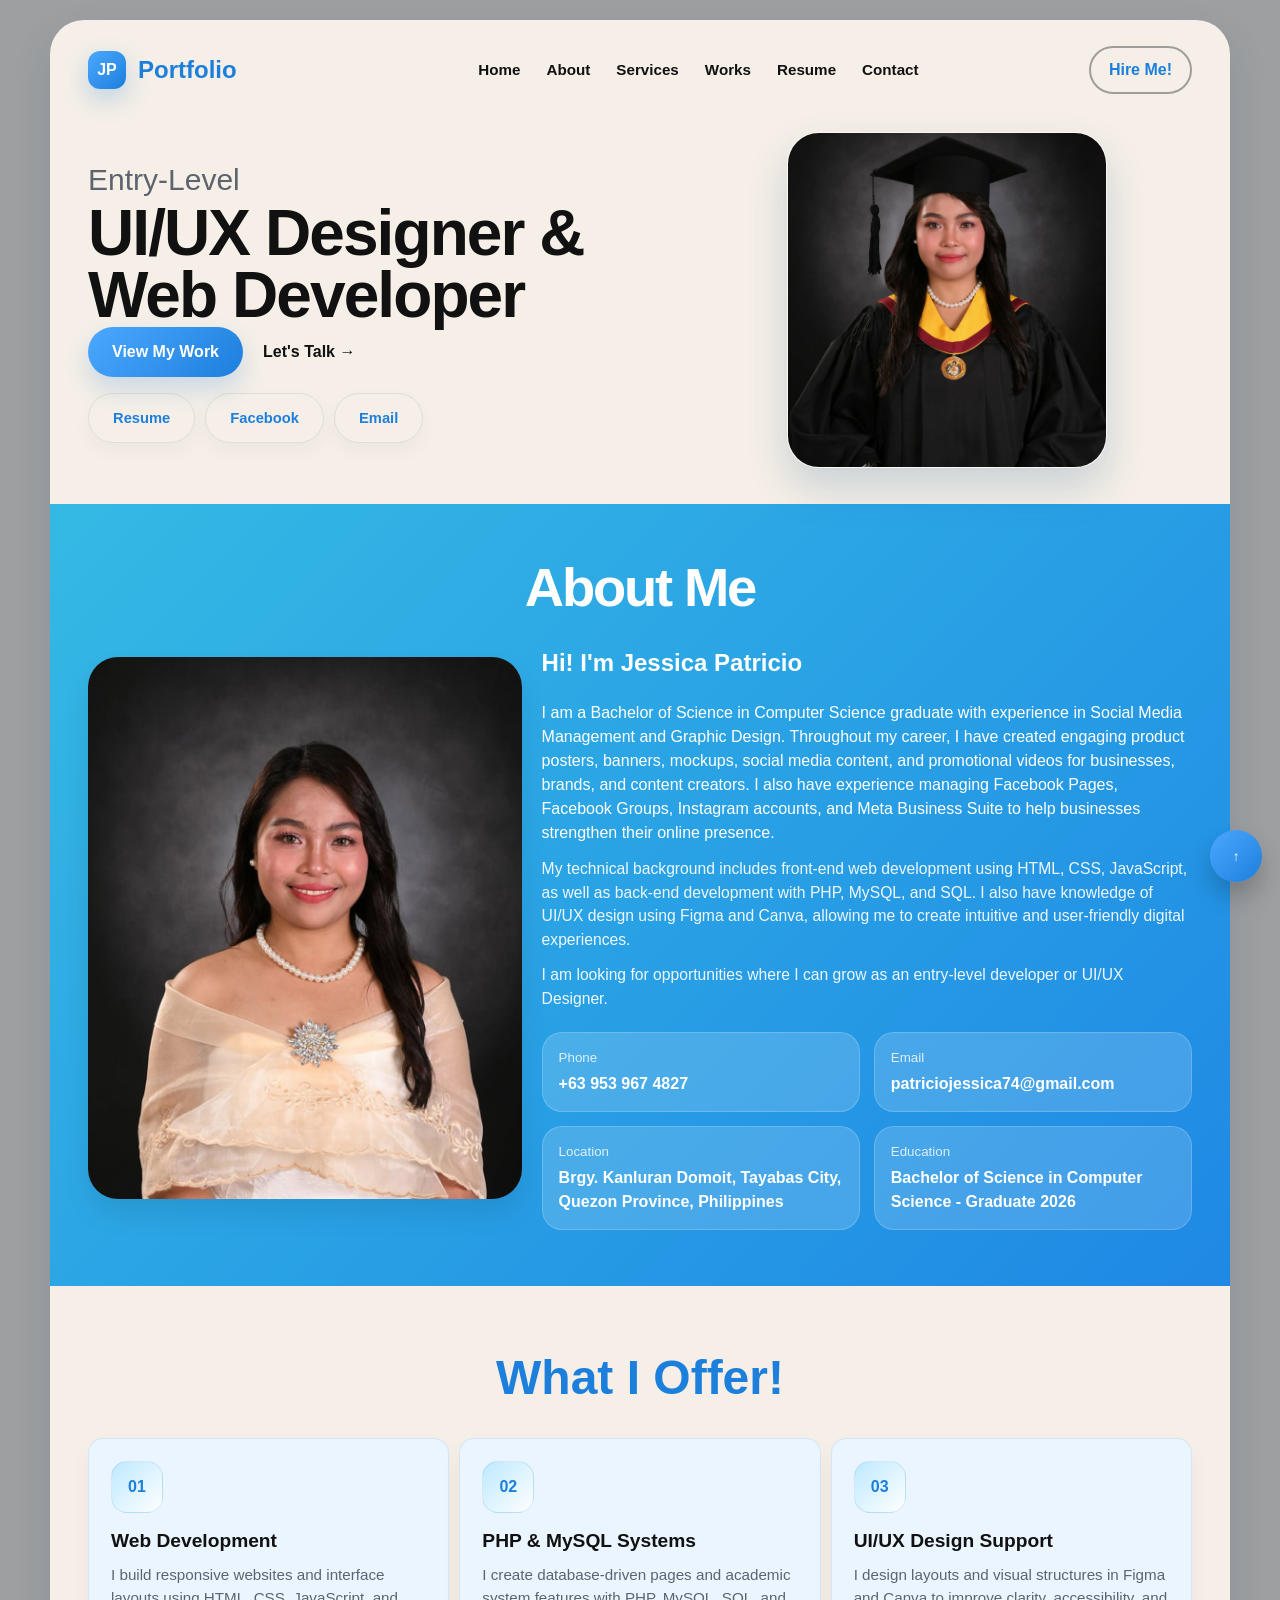
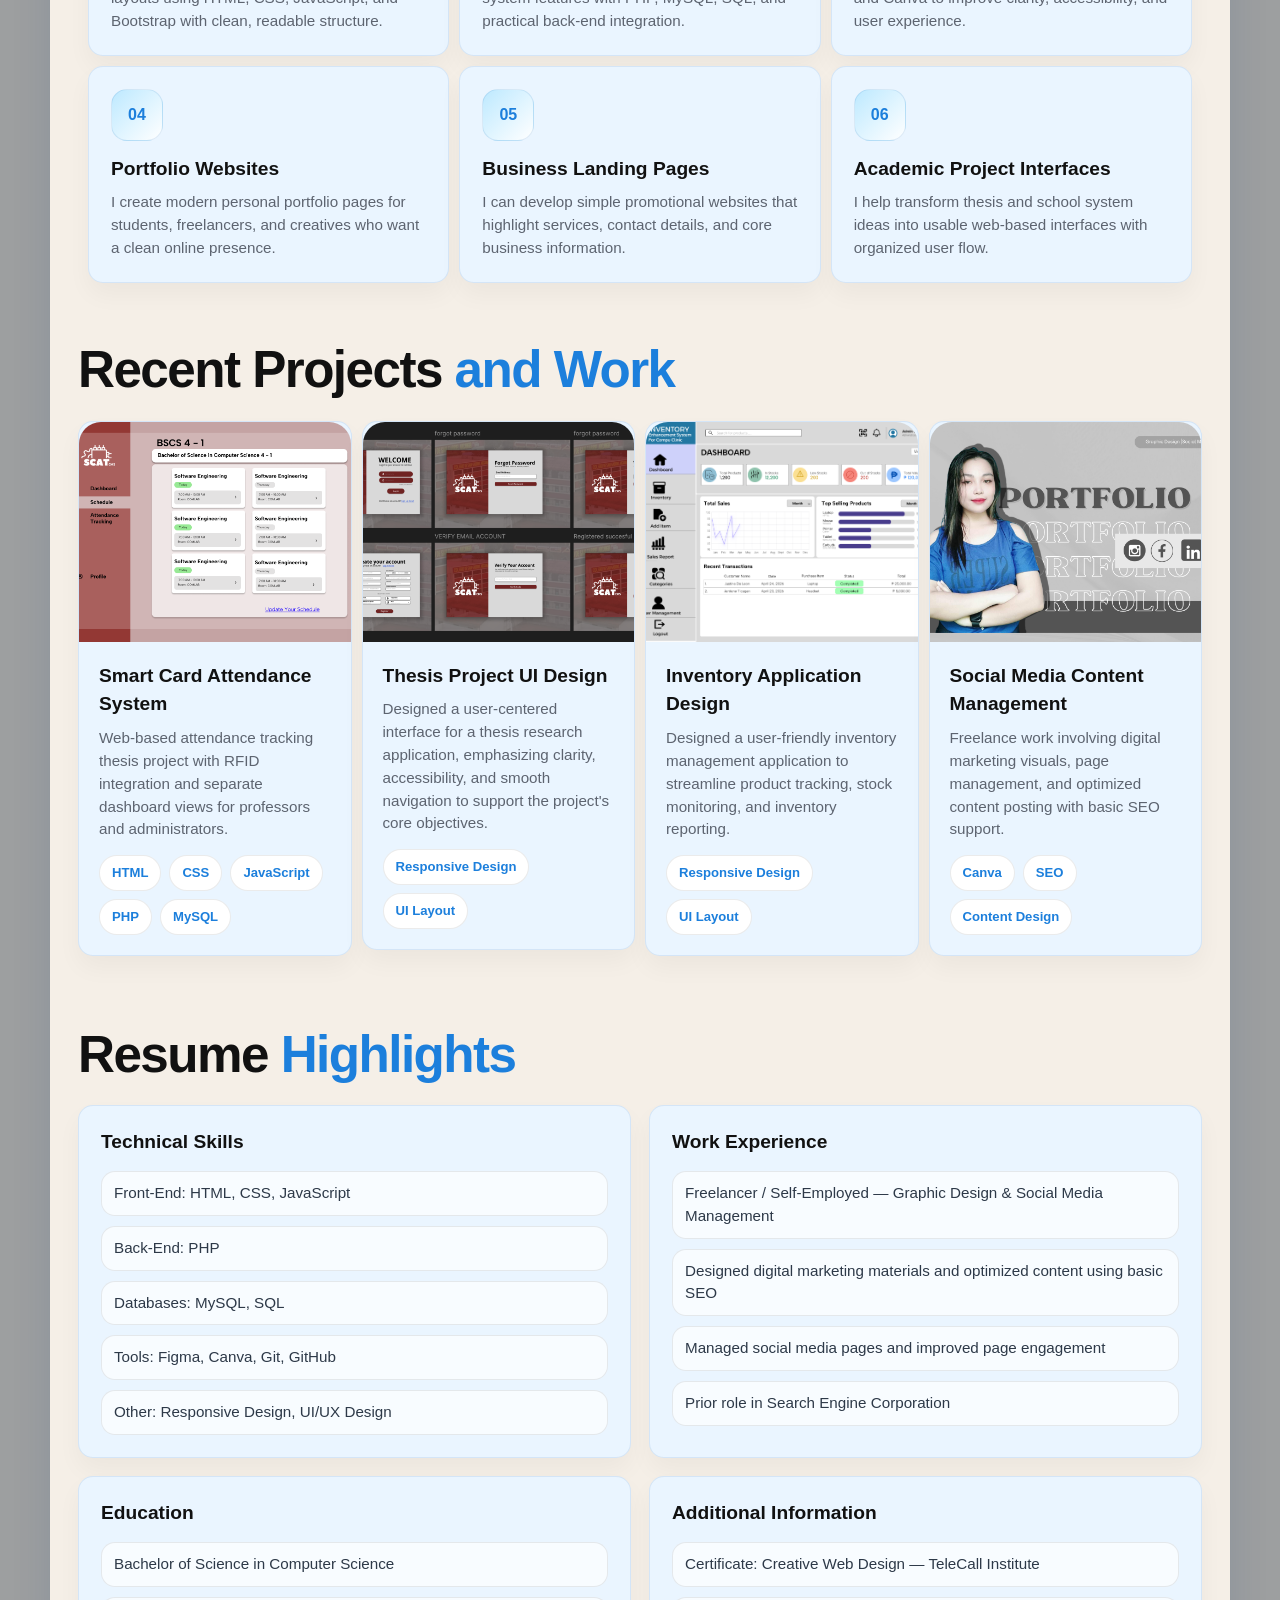
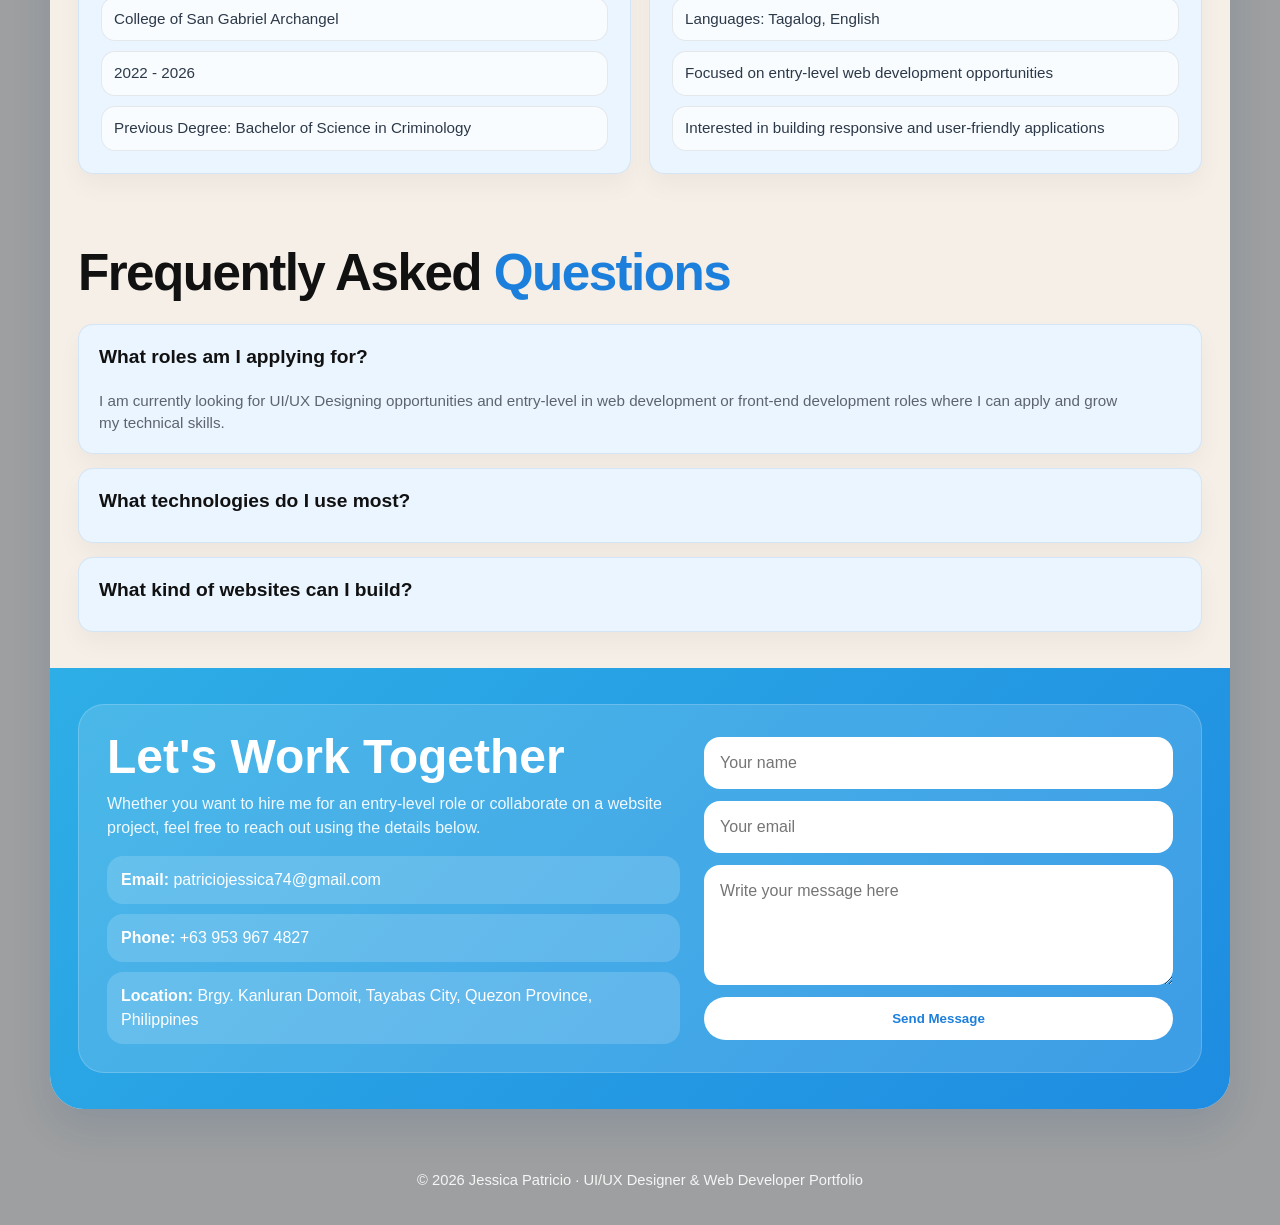
<file: index.html>
<!DOCTYPE html>
<html lang="en">

<head>
    <meta charset="UTF-8" />
    <meta name="viewport" content="width=device-width, initial-scale=1.0" />
    <title>Jessica Patricio | Portfolio</title>
    <link rel="stylesheet" href="style.css">
</head>

<body>
    <div class="shell" id="top">
        <header class="nav">
            <div class="brand">
                <div class="brand-badge">JP</div>
                <div>
                    <h1>Portfolio</h1>
                </div>
            </div>

            <nav class="menu">
                <a href="#home">Home</a>
                <a href="#about">About</a>
                <a href="#services">Services</a>
                <a href="#works">Works</a>
                <a href="https://drive.google.com/file/d/1G8g9UIHj3GJWwVtaQEsaUFv1FQi83LjE/view?usp=sharing">Resume</a>
                <a href="#contact">Contact</a>
            </nav>

            <a class="hire-btn" href="mailto:patriciojessica74@gmail.com">Hire Me!</a>
        </header>

        <section class="hero" id="home">
            <div>
                
                <div class="eyebrow">Entry-Level</div>
                <h2>UI/UX Designer</span> & <br>Web Developer
                </h2>
                
                <div class="hero-actions">
                    
                    <a class="cta" href="#works">View My Work</a>
                    <a class="ghost-btn" href="#contact">Let's Talk →</a>
                </div>
                <div class="socials">
                    <a href="https://drive.google.com/file/d/1B1gFy5h9AEl8jp_aoBzUaMFlnuit5ZWk/view?usp=sharing">Resume</a>
                    <a href="https://www.facebook.com/jessicapatricio00/" aria-label="GitHub">Facebook</a>
                    <a href="mailto:patriciojessica74@gmail.com" aria-label="Email">Email</a>
                </div>
            </div>

            <div class="hero-art">
                <div class="hero-card">
                    <img src="img/IMAGE.jpg" alt="Professional portrait placeholder" />
                </div>
            </div>
        </section>

        <section class="section-blue" id="about">
            <h2 class="section-title">About Me</h2>
            <div class="about-grid">
                <div class="about-photo">
                    <img src="img/IMAGE1.png" alt="Jessica Patricio portrait placeholder" />
                </div>

                <div class="about-copy">
                    <p>
                    <h1>Hi! I'm Jessica Patricio</h1>
                       I am a Bachelor of Science in Computer Science graduate with experience in 
                       Social Media Management and Graphic Design. Throughout my career, I have created engaging 
                       product posters, banners, mockups, social media content, and promotional videos for businesses, 
                       brands, and content creators. I also have experience managing Facebook Pages, Facebook Groups, 
                       Instagram accounts, and Meta Business Suite to help businesses strengthen their online presence.
                    </p>
                    <p>
                       My technical background includes front-end web development using HTML, CSS, JavaScript, 
                       as well as back-end development with PHP, MySQL, and SQL. I also have knowledge of UI/UX design using 
                       Figma and Canva, allowing me to create intuitive and user-friendly digital experiences.
                    </p>
                    <p>
                        I am looking for opportunities where I can grow as an entry-level developer or UI/UX Designer.
                    </p>

                    <div class="info-grid">
                        <div class="info-card">
                            <small>Phone</small>
                            <strong>+63 953 967 4827</strong>
                        </div>
                        <div class="info-card">
                            <small>Email</small>
                            <strong>patriciojessica74@gmail.com</strong>
                        </div>
                        <div class="info-card">
                            <small>Location</small>
                            <strong>Brgy. Kanluran Domoit, Tayabas City, Quezon Province, Philippines</strong>
                        </div>
                        <div class="info-card">
                            <small>Education</small>
                            <strong>Bachelor of Science in Computer Science - Graduate 2026</strong>
                        </div>
                    </div>
                </div>
            </div>
        </section>

        <section class="skills-wrap" id="services">
            <h2 class="skills-title">What I Offer!</h2>
            <div class="service-grid">
                <article class="service-card">
                    <div class="service-icon">01</div>
                    <h3>Web Development</h3>
                    <p>I build responsive websites and interface layouts using HTML, CSS, JavaScript, and Bootstrap with
                        clean, readable structure.</p>
                </article>

                <article class="service-card">
                    <div class="service-icon">02</div>
                    <h3>PHP & MySQL Systems</h3>
                    <p>I create database-driven pages and academic system features with PHP, MySQL, SQL, and practical
                        back-end integration.</p>
                </article>

                <article class="service-card">
                    <div class="service-icon">03</div>
                    <h3>UI/UX Design Support</h3>
                    <p>I design layouts and visual structures in Figma and Canva to improve clarity, accessibility, and
                        user experience.</p>
                </article>

                <article class="service-card">
                    <div class="service-icon">04</div>
                    <h3>Portfolio Websites</h3>
                    <p>I create modern personal portfolio pages for students, freelancers, and creatives who want a
                        clean online presence.</p>
                </article>

                <article class="service-card">
                    <div class="service-icon">05</div>
                    <h3>Business Landing Pages</h3>
                    <p>I can develop simple promotional websites that highlight services, contact details, and core
                        business information.</p>
                </article>

                <article class="service-card">
                    <div class="service-icon">06</div>
                    <h3>Academic Project Interfaces</h3>
                    <p>I help transform thesis and school system ideas into usable web-based interfaces with organized
                        user flow.</p>
                </article>
            </div>
        </section>

        <section class="projects-wrap" id="works">
            <div class="section-head">
                <div>
                    <h2>Recent Projects <span class="accent">and Work</span></h2>
                </div>
            </div>

            <div class="project-grid">

                <a href="scat-system/dashboard.html" class="project-card-link">
                    <article class="project-card">
                        <div class="project-thumb">
                            <img src="img/attendance.png" alt="Smart Card Attendance System">
                        </div>
                        <div class="project-copy">
                            <h3>Smart Card Attendance System</h3>
                            <p>
                                Web-based attendance tracking thesis project with RFID integration and separate
                                dashboard views for professors and administrators.
                            </p>
                            <div class="tags">
                                <span class="tag">HTML</span>
                                <span class="tag">CSS</span>
                                <span class="tag">JavaScript</span>
                                <span class="tag">PHP</span>
                                <span class="tag">MySQL</span>
                            </div>
                        </div>
                    </article>
                </a>

               
                <a href="https://www.figma.com/design/F0bZn2pjFXSjQrFpppExWp/SCAT-WEBPAGE?node-id=0-1&m=dev&t=bOXbaMfLoU3sDrSX-1"
                    class="project-card-link">
                    <article class="project-card">
                        <div class="project-thumb">
                            <img src="img/ui.png" alt=" Responsive Academic Web Pages">
                        </div>
                        <div class="project-copy">
                            <h3> Thesis Project UI Design</h3>
                            <p>
                                Designed a user-centered interface for a thesis research application, emphasizing 
                                clarity, accessibility, and smooth navigation to support the project's core objectives.
                            </p>
                            <div class="tags">
                                <span class="tag">Responsive Design</span>
                                <span class="tag">UI Layout</span>
                            </div>
                        </div>
                    </article>
                </a>

                <a href="https://www.figma.com/design/osRK1QztAgO0u0yGvLfePN/Inventory-System?node-id=0-1&t=UN4fOKVmFTFLQ3VY-1"
                    class="project-card-link">
                    <article class="project-card">
                        <div class="project-thumb">
                            <img src="img/Dashboard.png" alt=" Responsive Academic Web Pages">
                        </div>
                        <div class="project-copy">
                            <h3>Inventory Application Design</h3>
                            <p>
                                Designed a user-friendly inventory management application to streamline product tracking, 
                                stock monitoring, and inventory reporting.
                            </p>
                            <div class="tags">
                                <span class="tag">Responsive Design</span>
                                <span class="tag">UI Layout</span>
                            </div>
                        </div>
                    </article>
                </a>

                <a href="https://mywebs1te.my.canva.site/jessica-website" class="project-card-link">
                    <article class="project-card">
                        <div class="project-thumb">
                            <img src="img/graphic.png" alt="Social Media Content Management">
                        </div>
                        <div class="project-copy">
                            <h3>Social Media Content Management</h3>
                            <p>
                                Freelance work involving digital marketing visuals, page management, and optimized
                                content posting with basic SEO support.
                            </p>
                            <div class="tags">
                                <span class="tag">Canva</span>
                                <span class="tag">SEO</span>
                                <span class="tag">Content Design</span>
                            </div>
                        </div>
                    </article>
                </a>

            </div>
        </section>

        <section class="resume-wrap" id="resume">
            <div class="section-head">
                <div>
                    <h2>Resume <span class="accent">Highlights</span></h2>
                </div>
            </div>

            <div class="resume-grid">
                <article class="resume-card">
                    <h3>Technical Skills</h3>
                    <ul class="resume-list">
                        <li>Front-End: HTML, CSS, JavaScript </li>
                        <li>Back-End: PHP </li>
                        <li>Databases: MySQL, SQL</li>
                        <li>Tools: Figma, Canva, Git, GitHub</li>
                        <li>Other: Responsive Design, UI/UX Design</li>
                    </ul>
                </article>

                <article class="resume-card">
                    <h3>Work Experience</h3>
                    <ul class="resume-list">
                        <li>Freelancer / Self-Employed — Graphic Design & Social Media Management</li>
                        <li>Designed digital marketing materials and optimized content using basic SEO</li>
                        <li>Managed social media pages and improved page engagement</li>
                        <li>Prior role in Search Engine Corporation</li>
                    </ul>
                </article>

                <article class="resume-card">
                    <h3>Education</h3>
                    <ul class="resume-list">
                        <li>Bachelor of Science in Computer Science</li>
                        <li>College of San Gabriel Archangel</li>
                        <li>2022 - 2026</li>
                        <li>Previous Degree: Bachelor of Science in Criminology</li>
                    </ul>
                </article>

                <article class="resume-card">
                    <h3>Additional Information</h3>
                    <ul class="resume-list">
                        <li>Certificate: Creative Web Design — TeleCall Institute</li>
                        <li>Languages: Tagalog, English</li>
                        <li>Focused on entry-level web development opportunities</li>
                        <li>Interested in building responsive and user-friendly applications</li>
                    </ul>
                </article>
            </div>
        </section>

        <section class="faq-wrap">
            <div class="section-head">
                <div>
                    <h2>Frequently Asked <span class="accent">Questions</span></h2>
                </div>
            </div>

            <div class="faq-list">
                <article class="faq-item active">
                    <div class="faq-top">
                        <h3 class="faq-q">What roles am I applying for?</h3>
                    </div>
                    <div class="faq-a">I am currently looking for UI/UX Designing opportunities and entry-level in web development or
                        front-end development roles where I can apply and grow my technical skills.</div>
                </article>

                <article class="faq-item">
                    <div class="faq-top">
                        <h3 class="faq-q">What technologies do I use most?</h3>
                    </div>
                    <div class="faq-a">The tools I use most often are HTML, CSS, JavaScript, PHP, MySQL,
                        Figma, Canva, Git, and GitHub.</div>
                </article>

                <article class="faq-item">
                    <div class="faq-top">
                        <h3 class="faq-q">What kind of websites can I build?</h3>
                    </div>
                    <div class="faq-a">I can build portfolio websites, simple business pages, academic project systems,
                        and responsive interface layouts for web-based applications.</div>
                </article>
            </div>
        </section>

        <section class="contact-wrap" id="contact">
            <div class="contact-card">
                <div>
                    <h2>Let's Work Together</h2>
                    <p>
                        Whether you want to hire me for an entry-level role or collaborate on a website project, feel
                        free to reach out using the details below.
                    </p>
                    <div class="contact-list">
                        <div class="contact-item"><strong>Email:</strong> patriciojessica74@gmail.com</div>
                        <div class="contact-item"><strong>Phone:</strong> +63 953 967 4827</div>
                        <div class="contact-item"><strong>Location:</strong> Brgy. Kanluran Domoit, Tayabas City, Quezon Province, Philippines
                        </div>
                    </div>
                </div>

                <form class="contact-form" action="https://formspree.io/f/mqeykvrj" method="POST">
                    <input type="hidden" name="_next" value="thankyou.html">
                    <input type="text" name="_gotcha" style="display:none">
                    <input type="text" name="name" placeholder="Your name" required />
                    <input type="email" name="email" placeholder="Your email" required />
                    <textarea name="message" placeholder="Write your message here" required></textarea>
                    <button type="submit">Send Message</button>

                </form>
            </div>
        </section>
    </div>

    <footer>
        © 2026 Jessica Patricio · UI/UX Designer & Web Developer Portfolio
    </footer>

    <button class="top-preview" id="toTop" aria-label="Back to top">↑</button>

    <script>
        document.querySelectorAll('.faq-item').forEach((item) => {
            item.addEventListener('click', () => {
                item.classList.toggle('active');
            });
        });

        document.getElementById('toTop').addEventListener('click', () => {
            window.scrollTo({ top: 0, behavior: 'smooth' });
        });

    </script>
</body>

</html>
</file>
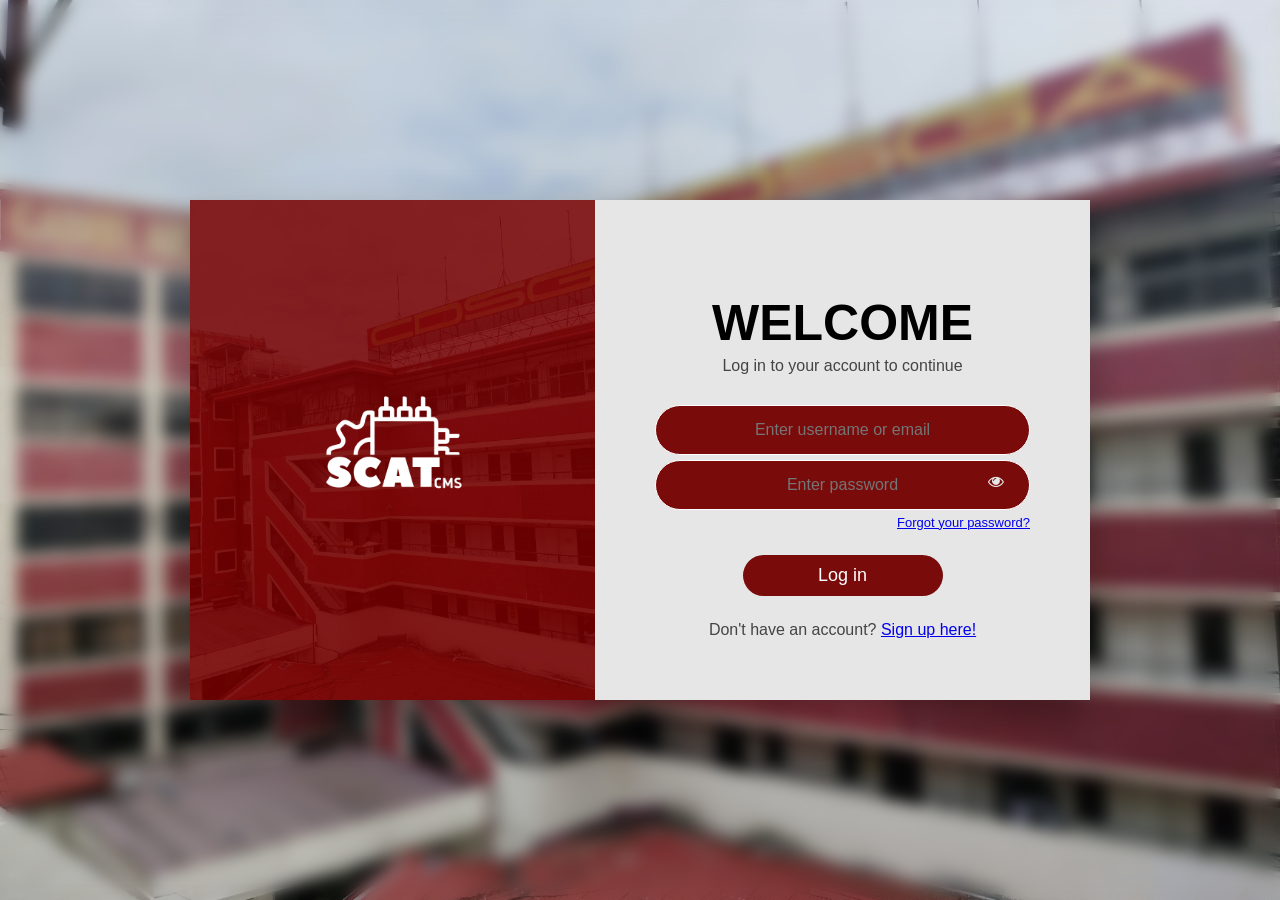
<file: scat-system/attendance-view.html>
<!Doctype html>
<html lang="en">

<head>
  <meta charset="UTF-8" />
  <meta name="viewport" content="width=device-width, initial-scale=1.0" />
  <title>SCAT CMS | Subject Attendance</title>
  <link rel="stylesheet" href="attendance-view.css" />
</head>

<body>

  <div class="layout">
    <!-- LEFT SIDEBAR -->
    <aside class="sidebar">
      <div class="logoBox">
        <img src="image/scatlogo.png" alt="SCAT CMS" class="logo">
      </div>

      <nav class="menu">
        <a class="menuItem" href="dashboard.html">Dashboard</a>
        <a class="menuItem" href="schedule.html">Schedule</a>
        <a class="menuItem active" href="attendance.html">Attendance Tracking</a>
        <a class="menuItem" href="profile.html">Profile</a>
      </nav>

      <div class="logoutWrap">
        <button id="logoutBtn" class="logoutBtn">Logout</button>
      </div>
    </aside>

    <!-- MAIN -->
    <main class="main">
      <h1 class="headTitle" id="subjectCodeTitle">—</h1>

      <!-- top white info bar -->
      <div class="topBar">
        <div class="leftInfo" id="subjectLine">Subject: —</div>

        <div class="rightInfo">
          <span class="mini" id="dayLine">📅 —</span>
          <span class="mini" id="timeLine">🕘 —</span>
        </div>
      </div>

      <!-- table board -->
      <section class="tableBoard">
        <div class="tableScroll">
          <table class="table">
            <thead>
              <tr>
                <th>Professor</th>
                <th>Status</th>
                <th>Time in</th>
                <th>Date</th>
                <th>Note</th>
                <th class="chevHead"></th>
              </tr>
            </thead>
            <tbody id="tbody"></tbody>
          </table>
        </div>

        <div class="actions">
          <button class="dlBtn" id="downloadBtn" type="button">Download</button>
        </div>
      </section>
    </main>
  </div>

  <script src="attendance-view.js"></script>
</body>

</html>
</file>
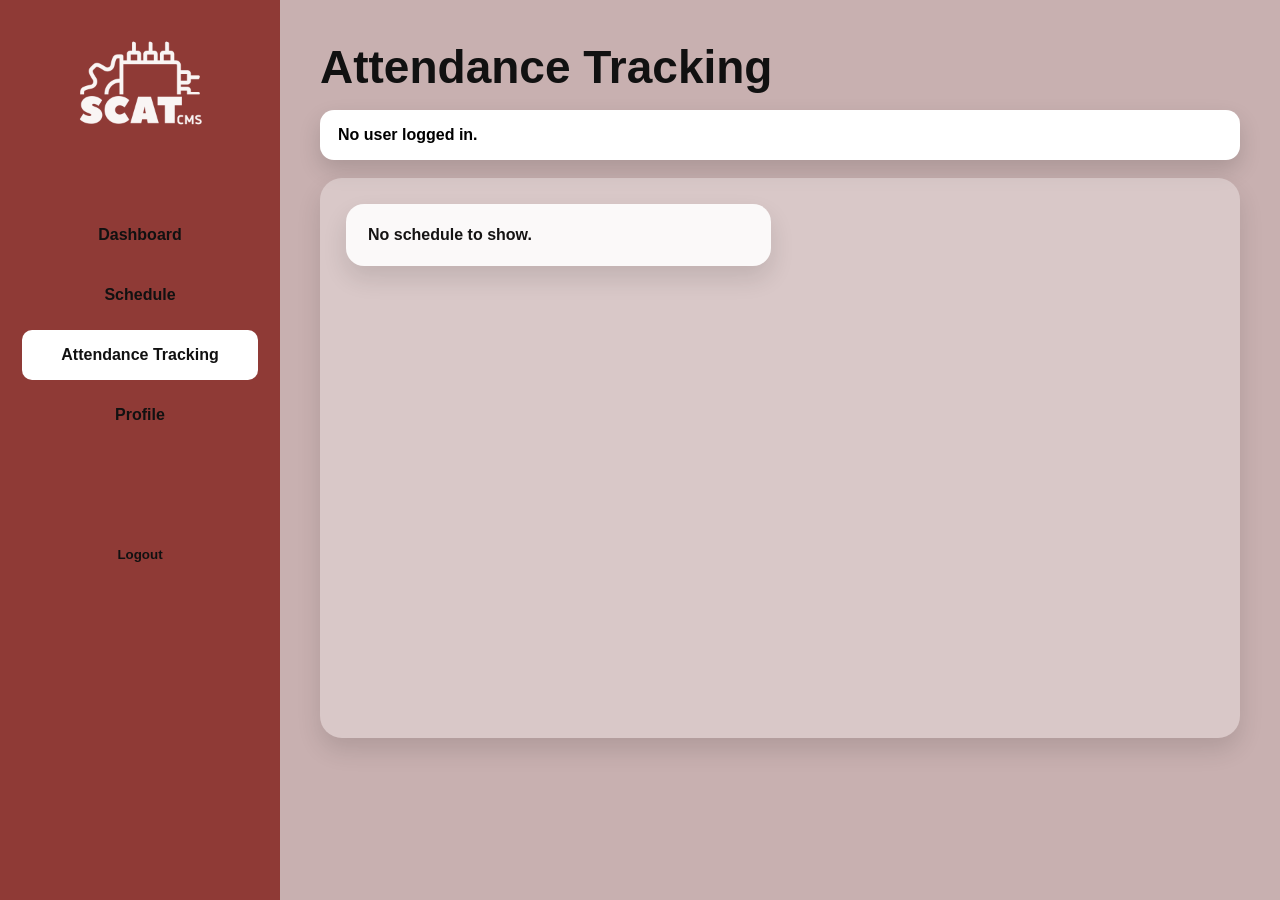
<file: scat-system/attendance.html>
<!Doctype html>
<html lang="en">

<head>
  <meta charset="UTF-8" />
  <meta name="viewport" content="width=device-width, initial-scale=1.0" />
  <title>SCAT CMS | Attendance Tracking</title>
  <link rel="stylesheet" href="attendance.css" />
</head>

<body>

  <div class="layout">
    <!-- LEFT SIDEBAR -->
    <aside class="sidebar">
      <div class="logoBox">
        <img src="image/scatlogo.png" alt="SCAT CMS" class="logo">
      </div>

      <nav class="menu">
        <a class="menuItem" href="dashboard.html">Dashboard</a>
        <a class="menuItem" href="schedule.html">Schedule</a>
        <a class="menuItem active" href="attendance.html">Attendance Tracking</a>
        <a class="menuItem" href="profile.html">Profile</a>
      </nav>

      <div class="logoutWrap">
        <button id="logoutBtn" class="logoutBtn">Logout</button>
      </div>
    </aside>

    <!-- MAIN -->
    <main class="main">
      <h1 class="pageTitle" id="pageTitle">Attendance Tracking</h1>

      <!-- white bar like your design -->
      <div class="programBar" id="programBar">—</div>

      <section class="board">
        <div class="cardsGrid" id="cardsGrid"></div>
      </section>
    </main>
  </div>

  <script src="attendance.js"></script>
</body>

</html>
</file>
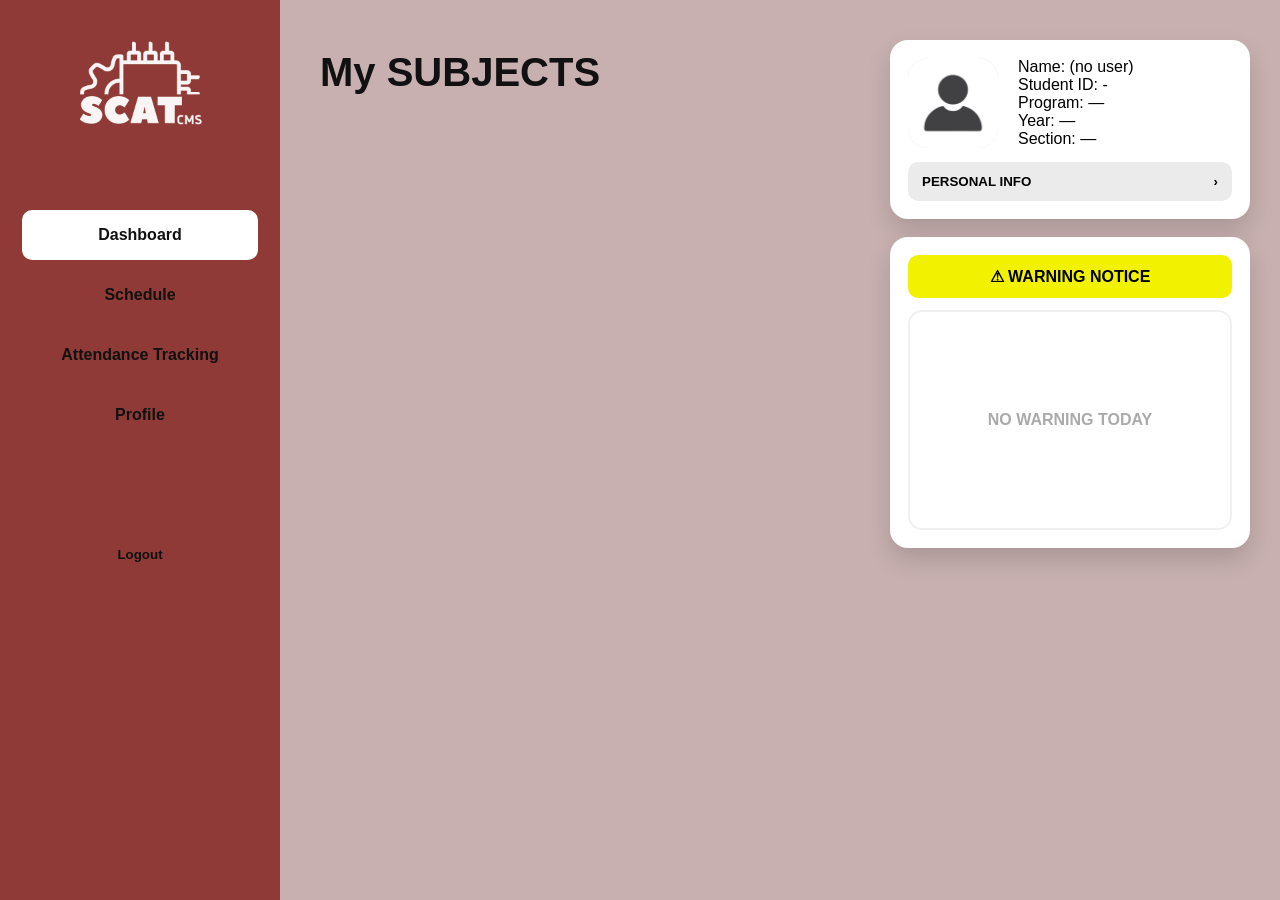
<file: scat-system/dashboard.html>
<!doctype html>
<html lang="en">

<head>
    <meta charset="UTF-8">
    <meta name="viewport" content="width=device-width, initial-scale=1.0">
    <title>SCAT CMS | Dashboard</title>
    <link rel="stylesheet" href="dashboard.css">
</head>

<body>

    <div class="layout">
        <!-- LEFT SIDEBAR -->
        <aside class="sidebar">
            <div class="logoBox">
                <img src="image/scatlogo.png" alt="SCAT CMS" class="logo">
            </div>

            <nav class="menu">
                <a class="menuItem active" href="dashboard.html">Dashboard</a>
                <a class="menuItem" href="schedule.html">Schedule</a>
                <a class="menuItem" href="attendance.html">Attendance Tracking</a>
                <a class="menuItem" href="profile.html">Profile</a>
            </nav>
            <div class="logoutWrap">
                <button id="logoutBtn" class="logoutBtn">Logout</button>
            </div>
        </aside>

        <!-- CENTER -->
        <main class="center">
            <h1 class="title">My SUBJECTS</h1>
            <div class="subjectsScroll" id="subjectsScroll"></div>
        </main>

        <!-- RIGHT PANEL -->
        <aside class="rightPanel">
            <div class="profileCard">
                <div class="profileTop">
                    <div class="avatar">
                        <img src="image/profile.jpeg" alt="Profile" id="profileImage">
                    </div>

                    <div class="profileInfo">
                        <div class="name" id="dashName">Name: </div>
                        <div class="id" id="dashId">Student ID: </div>
                        <div class="course" id="dashProgram">Program: </div>
                        <div class="year" id="dashYear">Year:</div>
                        <div class="section" id="dashSection">Section:</div>
                    </div>
                </div>

                <button class="personalBtn" type="button">
                    PERSONAL INFO <span>›</span>
                </button>

            </div>

            <div class="warningBox">
                <div class="warningHeader">⚠ WARNING NOTICE</div>
                <div class="warningBody" id="warningBody">
                    <div class="noWarn">NO WARNING TODAY</div>
                </div>
            </div>
        </aside>
    </div>
    <script src="dashboard.js"></script>
</body>

</html>
</file>
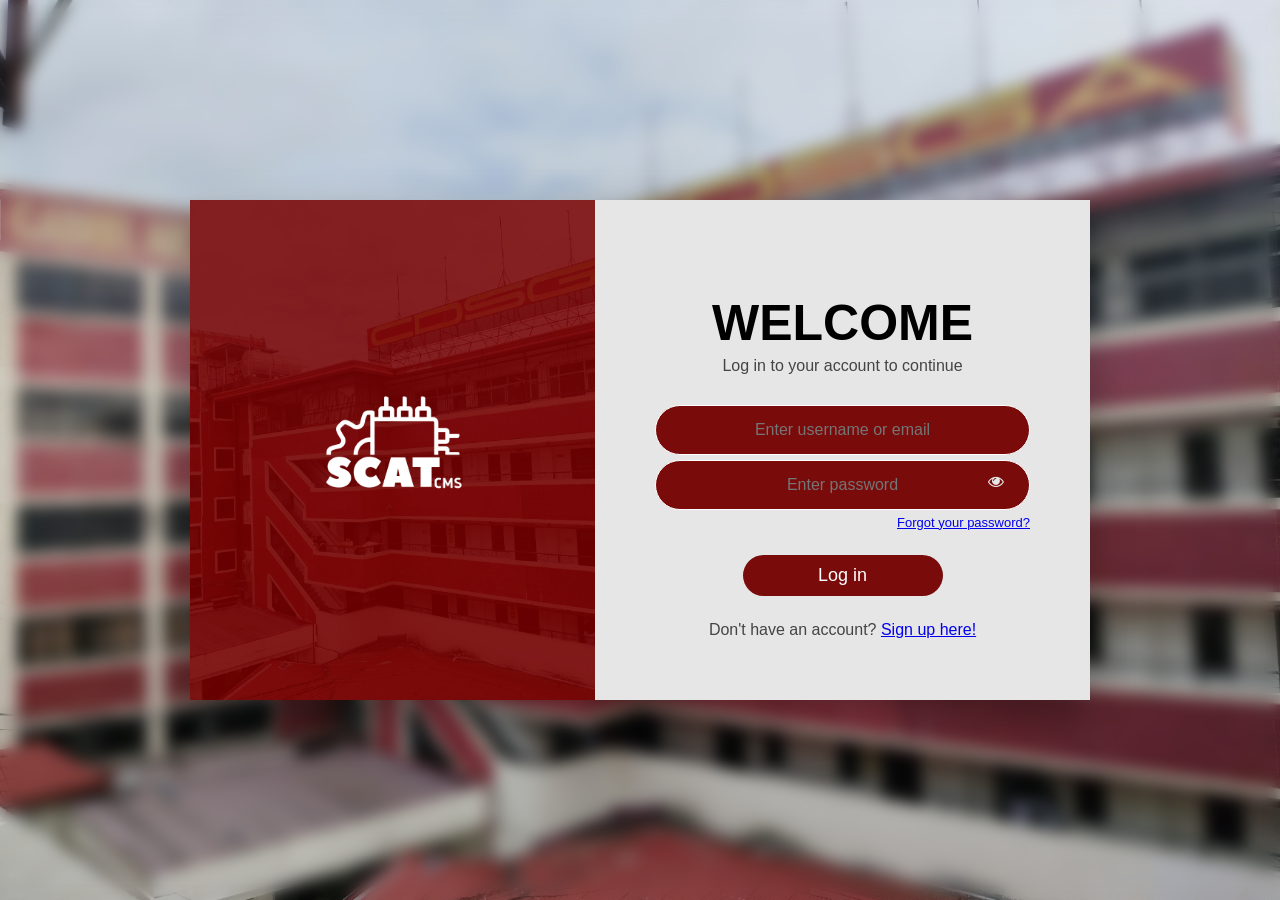
<file: scat-system/login.html>
<!DOCTYPE html>
<html lang="en">

<head>
    <meta charset="UTF-8">
    <meta name="viewport" content="width=device-width, initial-scale=1.0">
    <title>Login Page</title>
    <link rel="stylesheet" href="login.css">
    <link rel="stylesheet" href="https://cdnjs.cloudflare.com/ajax/libs/font-awesome/4.7.0/css/font-awesome.min.css">
</head>

<body>
    <div class="container">
        <!-- LEFT PANEL -->
        <div class="left-panel">
            <div class="overlay">
                <img src="image/scatlogo.png" class="logo" alt="logo">
            </div>
        </div>

        <!-- RIGHT PANEL -->
        <div class="right-panel">
            <h1>WELCOME</h1>
            <p>Log in to your account to continue</p>

            <div class="input-group">
                <!--img src="icons/user.png" alt="user"-->
                <input type="text" placeholder="Enter username or email">
            </div>

            <div class="input-group">
                <!-- <img src="icons/lockicon.png" alt="lock icon"> -->
                <input type="password" placeholder="Enter password" id="password" aria-label="Password">

                <button type="button" class="toggle-password" aria-label="Show password" aria-pressed="true"
                    onclick="togglePassword(this)">
                    <i class="fa fa-eye"></i>
                </button>
            </div>

            <script>
                function togglePassword(button) {
                    const input = document.getElementById("password");
                    const icon = button.querySelector("i");
                    const isHidden = input.type === "password";

                    input.type = isHidden ? "text" : "password";

                    icon.classList.toggle("fa-eye", !isHidden);
                    icon.classList.toggle("fa-eye-slash", isHidden);

                    button.setAttribute(
                        "aria-label",
                        isHidden ? "Hide password" : "Show password"
                    );

                    button.setAttribute(
                        "aria-pressed",
                        isHidden
                    );
                }
            </script>

            <a href="Forgot/forgot.html" class="forgot">Forgot your password?</a>

            <div class="btn-container">
                <button class="login-btn" href="dashboard.html">Log in</button>
                <!-- remove this href= kapag may database na-->
            </div>

            <p style="margin-top: 25px;">
                Don't have an account? <a href="signup.html">Sign up here!</a>
            </p>
        </div>
        <script src="login.html"></script>
    </div>
</body>

</html>
</file>
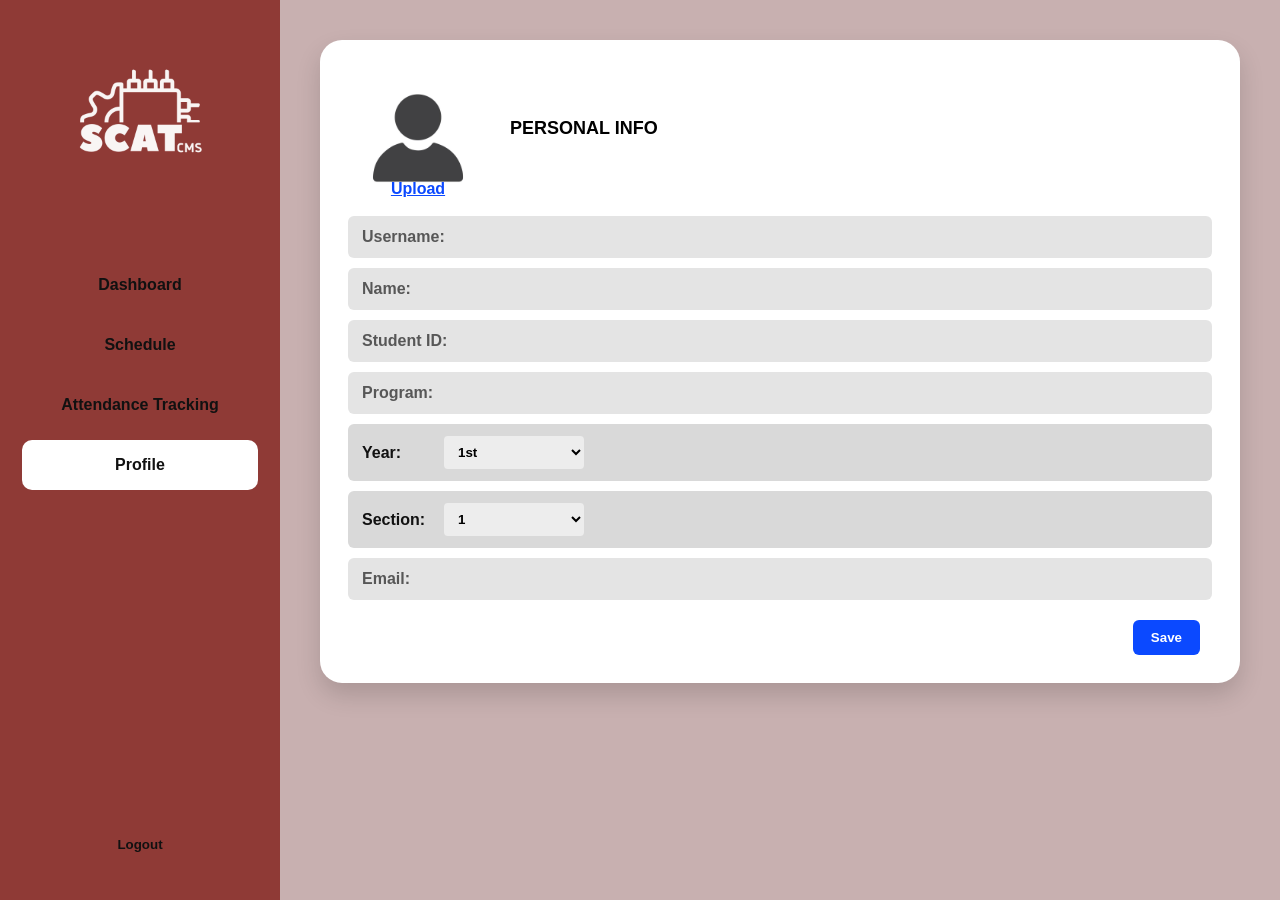
<file: scat-system/profile-edit.html>
<!doctype html>
<html lang="en">

<head>
    <meta charset="UTF-8" />
    <meta name="viewport" content="width=device-width, initial-scale=1.0" />
    <title>SCAT CMS | Edit Profile</title>
    <link rel="stylesheet" href="profile.css" />
</head>

<body>

    <!-- left -->
    <div class="layout">
        <aside class="sidebar">
            <div class="logoBox">
                <img src="image/scatlogo.png" class="logo" alt="SCAT CMS">
            </div>

            <nav class="menu">
                <a class="menuItem" href="dashboard.html">Dashboard</a>
                <a class="menuItem" href="schedule.html">Schedule</a>
                <a class="menuItem" href="attendance.html">Attendance Tracking</a>
                <a class="menuItem active" href="profile.html">Profile</a>
            </nav>
            <div class="logoutWrap">
                <button id="logoutBtn" class="logoutBtn">Logout</button>
            </div>
        </aside>

        <!-- main -->
        <main class="main">
            <section class="card">
                <div class="cardTop">
                    <div class="avatarUpload" id="avatarBtn" title="Upload">
                        <img src="image/profile.jpeg" id="profileImage" alt="Profile">
                        <span class="uploadText">Upload</span>
                        <input type="file" id="avatarUpload" accept="image/*" hidden>
                    </div>

                    <div class="titleWrap">
                        <h2 class="cardTitle">PERSONAL INFO</h2>
                    </div>
                </div>

                <!-- readonly rows -->
                <div class="infoList">
                    <div class="infoRow dim" id="eUsername">Username: </div>
                    <div class="infoRow dim" id="eName">Name: </div>
                    <div class="infoRow dim" id="eStudentId">Student ID: </div>
                    <div class="infoRow dim" id="eProgram">Program: </div>

                    <!-- editable year -->
                    <div class="infoRow editRow">
                        <span class="label">Year:</span>
                        <select id="editYear" class="editInput">
                            <option>1st</option>
                            <option>2nd</option>
                            <option>3rd</option>
                            <option>4th</option>
                        </select>
                    </div>

                    <!-- editable section -->
                    <div class="infoRow editRow">
                        <span class="label">Section:</span>
                        <select id="editSection" class="editInput">
                            <option>1</option>
                            <option>2</option>
                            <option>3</option>
                            <option>4</option>
                            <option>5</option>
                            <option>6</option>
                            <option>7</option>
                            <option>8</option>
                            <option>9</option>
                            <option>10</option>
                        </select>
                    </div>

                    <div class="infoRow dim" id="eEmail">Email: </div>
                </div>

                <div class="actions">
                    <button class="saveBtn" id="saveBtn" type="button">Save</button>
                    <span class="saveMsg" id="saveMsg"></span>
                </div>
            </section>
        </main>

    </div>

    <script src="profile-edit.js"></script>
</body>

</html>
</file>
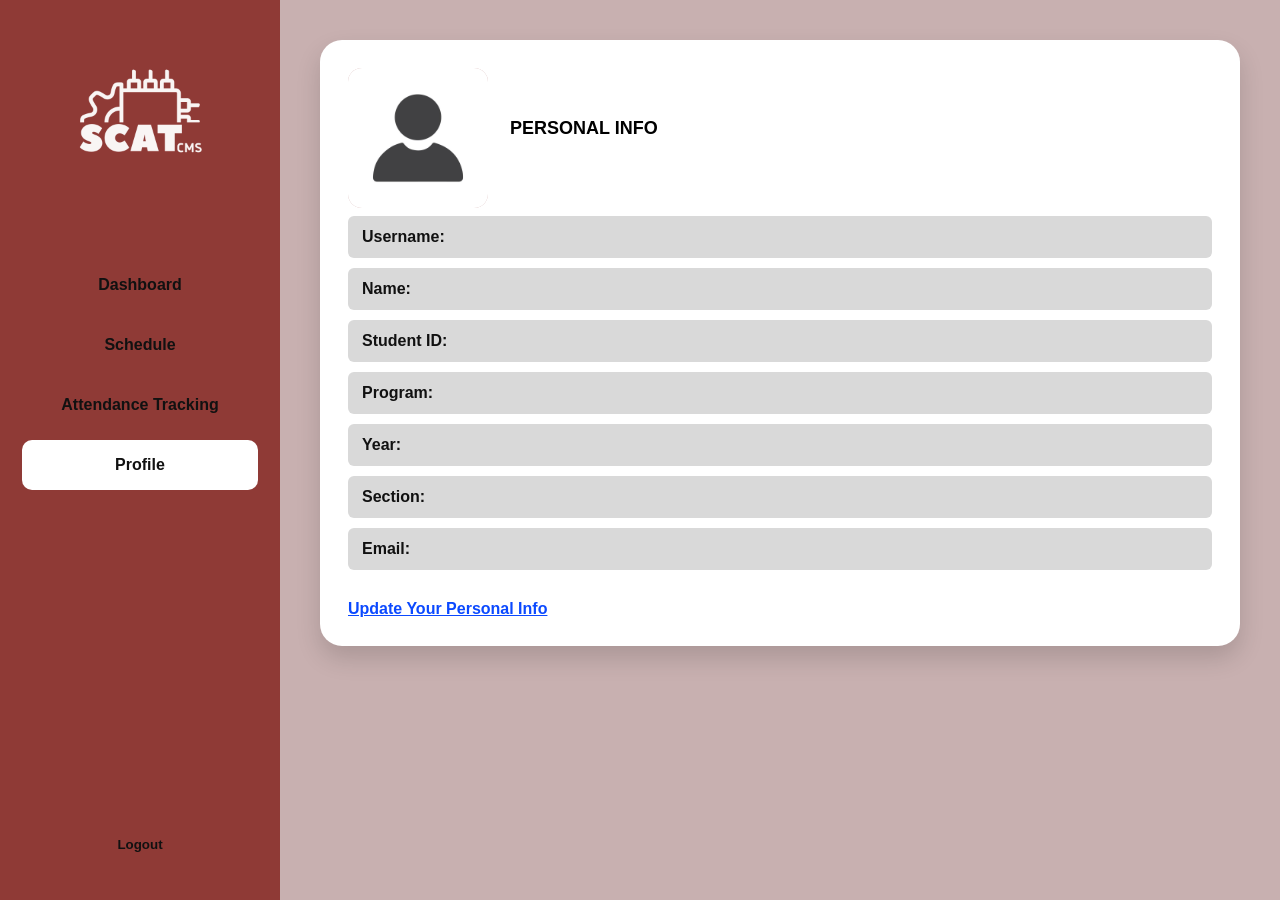
<file: scat-system/profile.html>
<!doctype html>
<html lang="en">

<head>
    <meta charset="UTF-8" />
    <meta name="viewport" content="width=device-width, initial-scale=1.0" />
    <title>SCAT CMS | Profile</title>
    <link rel="stylesheet" href="profile.css" />
</head>

<body>
    <!-- left -->
    <div class="layout">
        <aside class="sidebar">
            <div class="logoBox">
                <img src="image/scatlogo.png" class="logo" alt="SCAT CMS">
            </div>
            <nav class="menu">
                <a class="menuItem" href="dashboard.html">Dashboard</a>
                <a class="menuItem" href="schedule.html">Schedule</a>
                <a class="menuItem" href="attendance.html">Attendance Tracking</a>
                <a class="menuItem active" href="profile.html">Profile</a>
            </nav>
            <div class="logoutWrap">
                <button id="logoutBtn" class="logoutBtn">Logout</button>
            </div>
        </aside>

        <!-- main -->
        <main class="main">
            <section class="card">
                <div class="cardTop">
                    <div class="avatarBox">
                        <img src="image/profile.jpeg" id="profileImage" alt="Profile">
                    </div>

                    <div class="titleWrap">
                        <h2 class="cardTitle">PERSONAL INFO</h2>
                    </div>
                </div>

                <div class="infoList">
                    <div class="infoRow" id="vUsername">Username: </div>
                    <div class="infoRow" id="vName">Name: </div>
                    <div class="infoRow" id="vStudentId">Student ID: </div>
                    <div class="infoRow" id="vProgram">Program: </div>
                    <div class="infoRow" id="vYear">Year: </div>
                    <div class="infoRow" id="vSection">Section: </div>
                    <div class="infoRow" id="vEmail">Email: </div>
                </div>

                <a class="updateLink" href="profile-edit.html">Update Your Personal Info</a>
            </section>
        </main>
    </div>

    <script src="profile-view.js"></script>
</body>

</html>
</file>
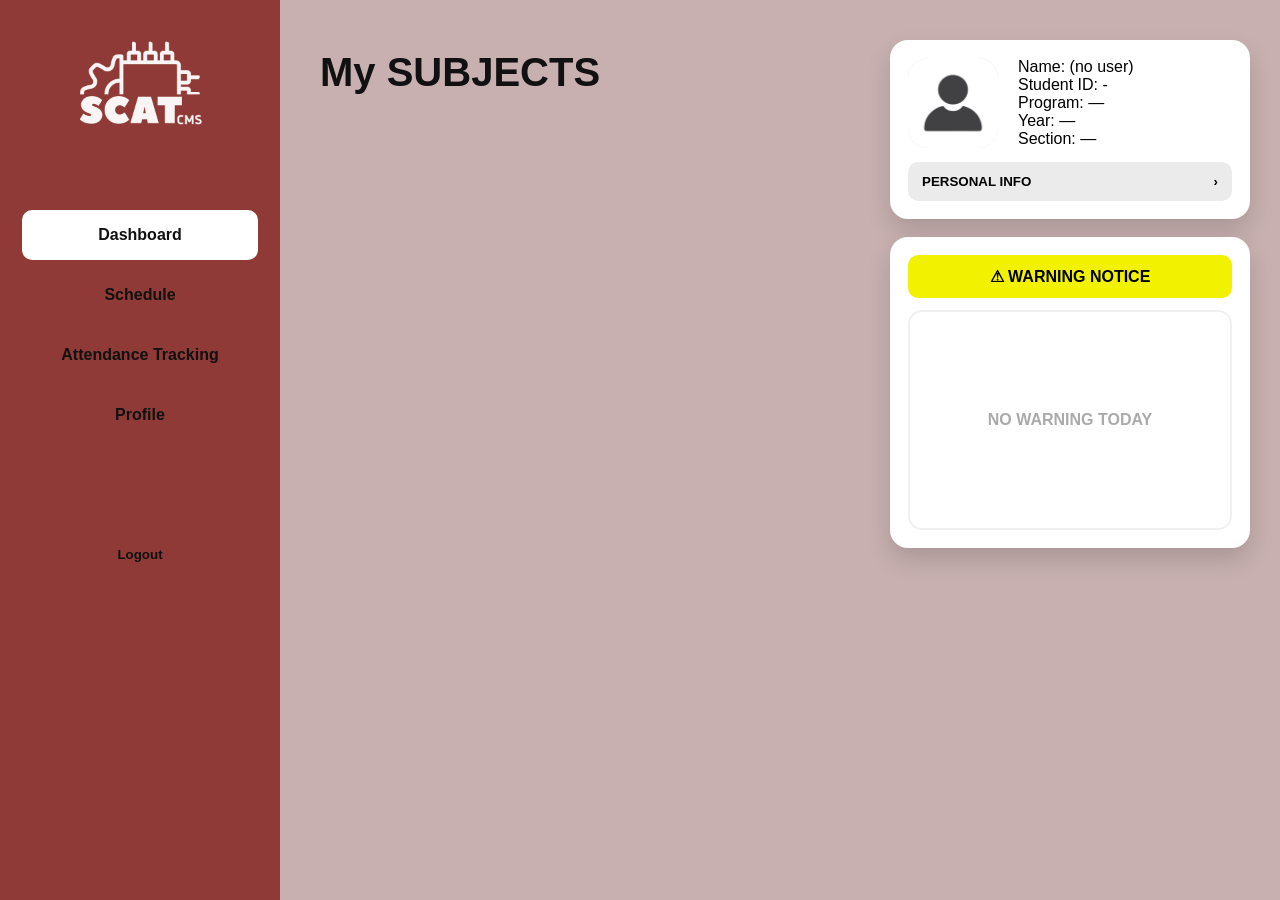
<file: scat-system/schedule-edit.html>
<!Doctype html>
<html lang="en">

<head>
  <meta charset="UTF-8" />
  <meta name="viewport" content="width=device-width, initial-scale=1.0" />
  <title>SCAT CMS | Edit Schedule</title>
  <link rel="stylesheet" href="schedule-edit.css" />
</head>

<body>

  <div class="layout">
    <!-- Left SIDEBAR -->
    <aside class="sidebar">
      <div class="logoBox">
        <img src="image/scatlogo.png" alt="SCAT CMS" class="logo">
      </div>

      <nav class="menu">
        <a class="menuItem" href="dashboard.html">Dashboard</a>
        <a class="menuItem active" href="schedule.html">Schedule</a>
        <a class="menuItem" href="attendance.html">Attendance Tracking</a>
        <a class="menuItem" href="profile.html">Profile</a>
      </nav>
      <div class="logoutWrap">
        <button id="logoutBtn" class="logoutBtn">Logout</button>
      </div>
    </aside>

    <!-- MAIN -->
    <main class="main">
      <h1 class="classTitle" id="classTitle">—</h1>
      <div class="classSub" id="classSubtitle">—</div>

      <section class="board">
        <div class="cardsWrap" id="cardsWrap"></div>

        <div class="bottomActions">
          <button class="addNewBtn" id="addNewBtn" type="button">+ Add Subject</button>
          <button class="doneBtn" id="doneBtn" type="button">Done</button>
        </div>
      </section>
    </main>
  </div>

  <script src="schedule-edit.js"></script>
</body>

</html>
</file>
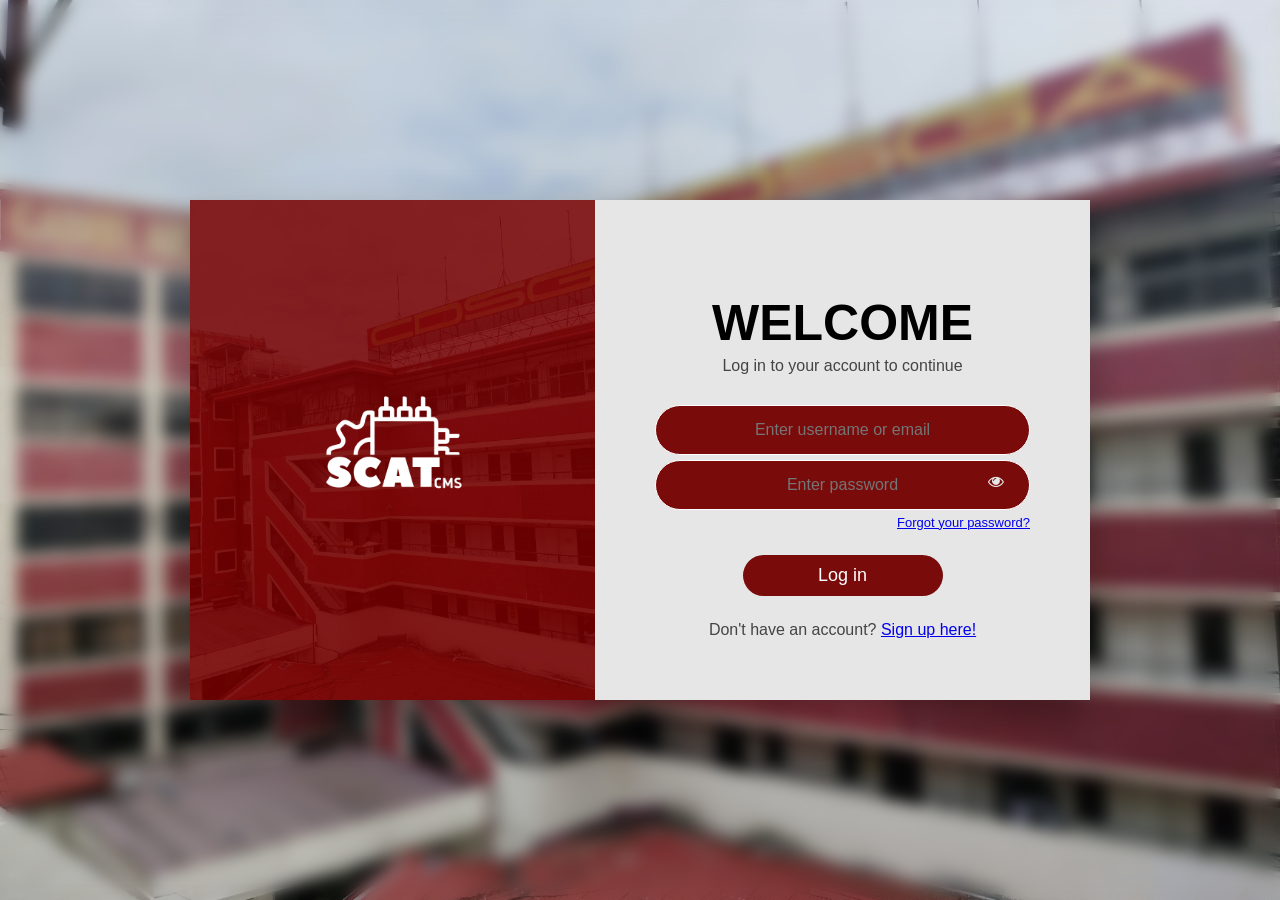
<file: scat-system/schedule.html>
<!doctype html>
<html lang="en">

<head>
  <meta charset="UTF-8" />
  <meta name="viewport" content="width=device-width, initial-scale=1.0" />
  <title>SCAT CMS | Schedule</title>
  <link rel="stylesheet" href="schedule.css" />
</head>

<body>

  <div class="layout">
    <!-- LEFT SIDEBAR -->
    <aside class="sidebar">
      <div class="logoBox">
        <img src="image/scatlogo.png" alt="SCAT CMS" class="logo">
      </div>

      <nav class="menu">
        <a class="menuItem" href="dashboard.html">Dashboard</a>
        <a class="menuItem active" href="schedule.html">Schedule</a>
        <a class="menuItem" href="attendance.html">Attendance Tracking</a>
        <a class="menuItem" href="profile.html">Profile</a>
      </nav>
      <div class="logoutWrap">
        <button id="logoutBtn" class="logoutBtn">Logout</button>
      </div>
    </aside>

    <!-- MAIN -->
    <main class="main">
      <h1 class="pageTitle" id="pageTitle">—</h1>

      <div class="programBar" id="programBar">—</div>

      <section class="board">
        <div class="cardsGrid" id="cardsGrid"></div>

        <a class="updateLink" href="schedule-edit.html">Update Your Schedule</a>
      </section>
    </main>
  </div>

  <script src="schedule.js"></script>
</body>

</html>
</file>
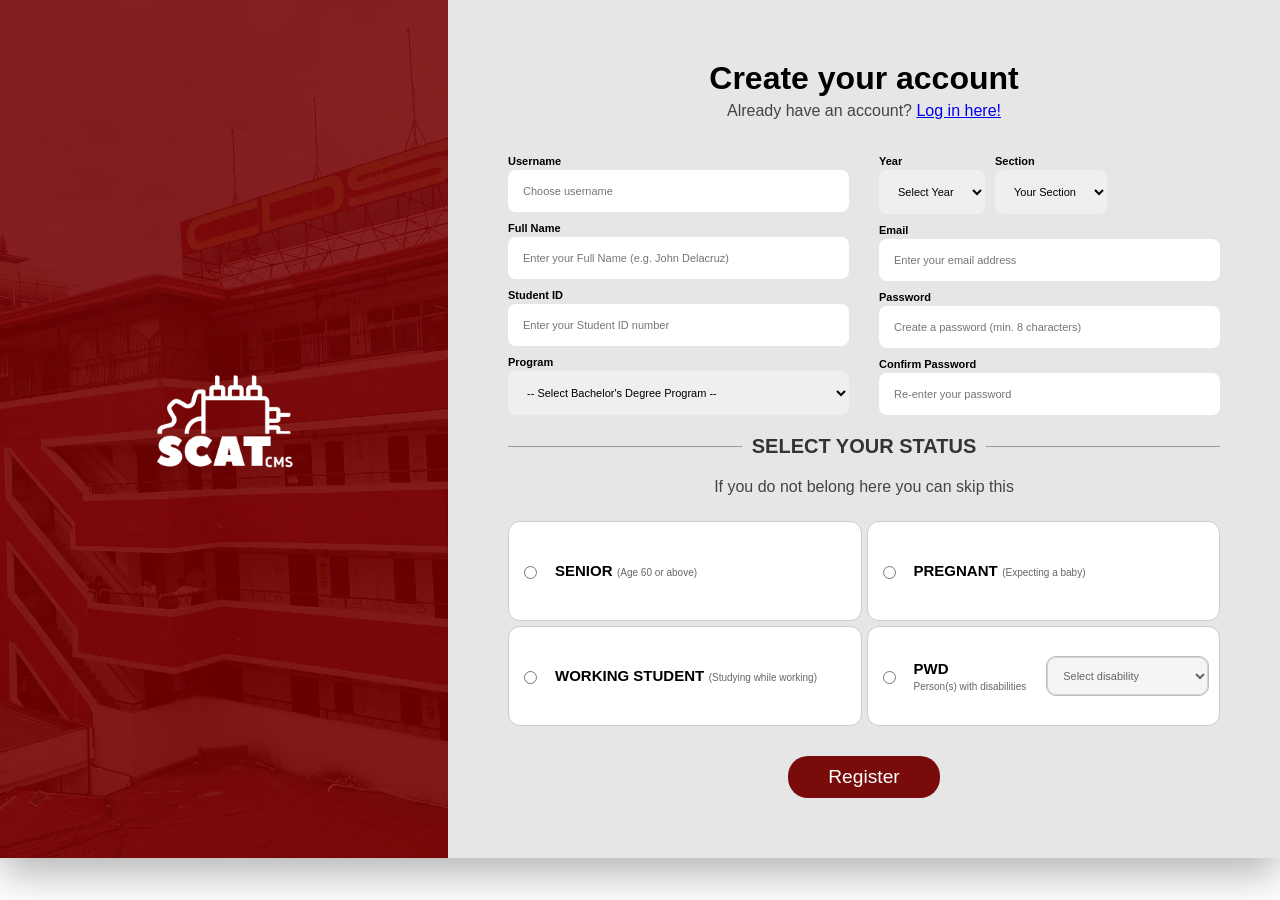
<file: scat-system/signup.html>
<!DOCTYPE html>
<html lang="en">

<head>
    <meta charset="UTF-8">
    <meta name="viewport" content="width=device-width, initial-scale=1.0">
    <title>Sign Up Page</title>
    <link rel="stylesheet" href="signup.css">
</head>

<body>
    <div class="container">
        <!-- LEFT SIDE -->
        <div class="left-panel">
            <div class="overlay">
                <img src="image/scatlogo.png" alt="SCAT CMS Logo" class="logo">
            </div>
        </div>

        <!-- RIGHT SIDE -->
        <div class="right-panel">
            <h1>Create your account</h1>
            <p class="login-link">
                Already have an account? <a href="login.html">Log in here!</a>
            </p>
            <form id="signupForm" action="#"> <!--(#) for database-->
                <div class="input-grid">
                    <div class="col">
                        <div class="input-group">
                            <label>Username</label>
                            <input type="text" id="username" placeholder="Choose username" required>
                        </div>
                        <div class="input-group">
                            <label>Full Name</label>
                            <input type="text" id="fullname" placeholder="Enter your Full Name (e.g. John Delacruz)"
                                required>
                        </div>
                        <div class="input-group">
                            <label>Student ID</label>
                            <input type="text" id="studentid" placeholder="Enter your Student ID number" required>
                        </div>
                        <div class="input-group">
                            <label for="program">Program</label>
                            <select class="required-field" id="program" required>
                                <option value="" disabled selected>-- Select Bachelor's Degree Program --</option>
                                <option value="BSIT">BS Information Technology</option>
                                <option value="BSCS">BS Computer Science</option>
                            </select>
                        </div>
                    </div>

                    <div class="col">
                        <div class="row-flex">
                            <div class="input-group">
                                <label>Year</label>
                                <select class="required-field" id="year" required>
                                    <option value="" disabled selected>Select Year</option>
                                    <option>1st</option>
                                    <option>2nd</option>
                                    <option>3rd</option>
                                    <option>4th</option>
                                </select>
                            </div>
                            <div class="input-group">
                                <label>Section</label>
                                <select class="required-field" id="section" required>
                                    <option value="" disabled selected>Your Section</option>
                                    <option>1</option>
                                    <option>2</option>
                                    <option>3</option>
                                    <option>4</option>
                                    <option>5</option>
                                    <option>6</option>
                                    <option>7</option>
                                    <option>8</option>
                                    <option>9</option>
                                    <option>10</option>
                                </select>
                            </div>
                        </div>
                        <div class="input-group">
                            <label>Email</label>
                            <input type="email" id="email" placeholder="Enter your email address" required>
                        </div>
                        <div class="input-group">
                            <label>Password</label>
                            <input type="password" id="password" minlength="8"
                                placeholder="Create a password (min. 8 characters)" required>
                        </div>
                        <div class="input-group">
                            <label>Confirm Password</label>
                            <input type="password" placeholder="Re-enter your password" id="confirmPassword" required>
                            <span id="password-error" style="color:red; display:none; font-size:14px;">Passwords do not
                                match</span>
                        </div>
                    </div>
                </div>

                <div class="status-divider">
                    <span>SELECT YOUR STATUS</span>
                </div>
                <p>If you do not belong here you can skip this</p>

                <div class="status-grid">
                    <label class="status-card">
                        <input type="radio" name="status" value="senior">
                        <div class="card-content">
                            <div class="text-info"><strong>SENIOR</strong>
                                <span>(Age 60 or above)</span>
                            </div>
                        </div>
                    </label>

                    <label class="status-card">
                        <input type="radio" name="status" value="pregnant">
                        <div class="card-content">
                            <div class="text-info"><strong>PREGNANT</strong>
                                <span>(Expecting a baby)</span>
                            </div>
                        </div>
                    </label>

                    <label class="status-card">
                        <input type="radio" name="status" value="working">
                        <div class="card-content">
                            <div class="text-info"><strong>WORKING STUDENT</strong>
                                <span>(Studying while working)</span>
                            </div>
                        </div>
                    </label>

                    <label class="status-card pwd-card">
                        <input type="radio" name="status" value="pwd" id="status-pwd">

                        <div class="card-content pwd-content">
                            <div class="text-info">
                                <strong>PWD</strong>
                                <span>Person(s) with disabilities</span>
                            </div>
                            <select name="pwd_type" id="pwd_type" disabled>
                                <option value="" disabled selected>Select disability</option>
                                <option value="visual">Visual Impairment</option>
                                <option value="hearing">Hearing Impairment</option>
                                <option value="physical">Physical Disability</option>
                                <option value="learning">Learning Disability</option>
                                <option value="others">Others</option>
                            </select>
                        </div>
                    </label>
                </div>

                <div class="center">
                    <p id="errMsg" style="margin:10px 0 0;color:#b00000;font-weight:700;"></p>
                    <button type="submit" class="register-btn"> Register </button>
                </div>
            </form>
        </div>
    </div>

    <script src="signup.js"></script>
</body>

</html>
</file>
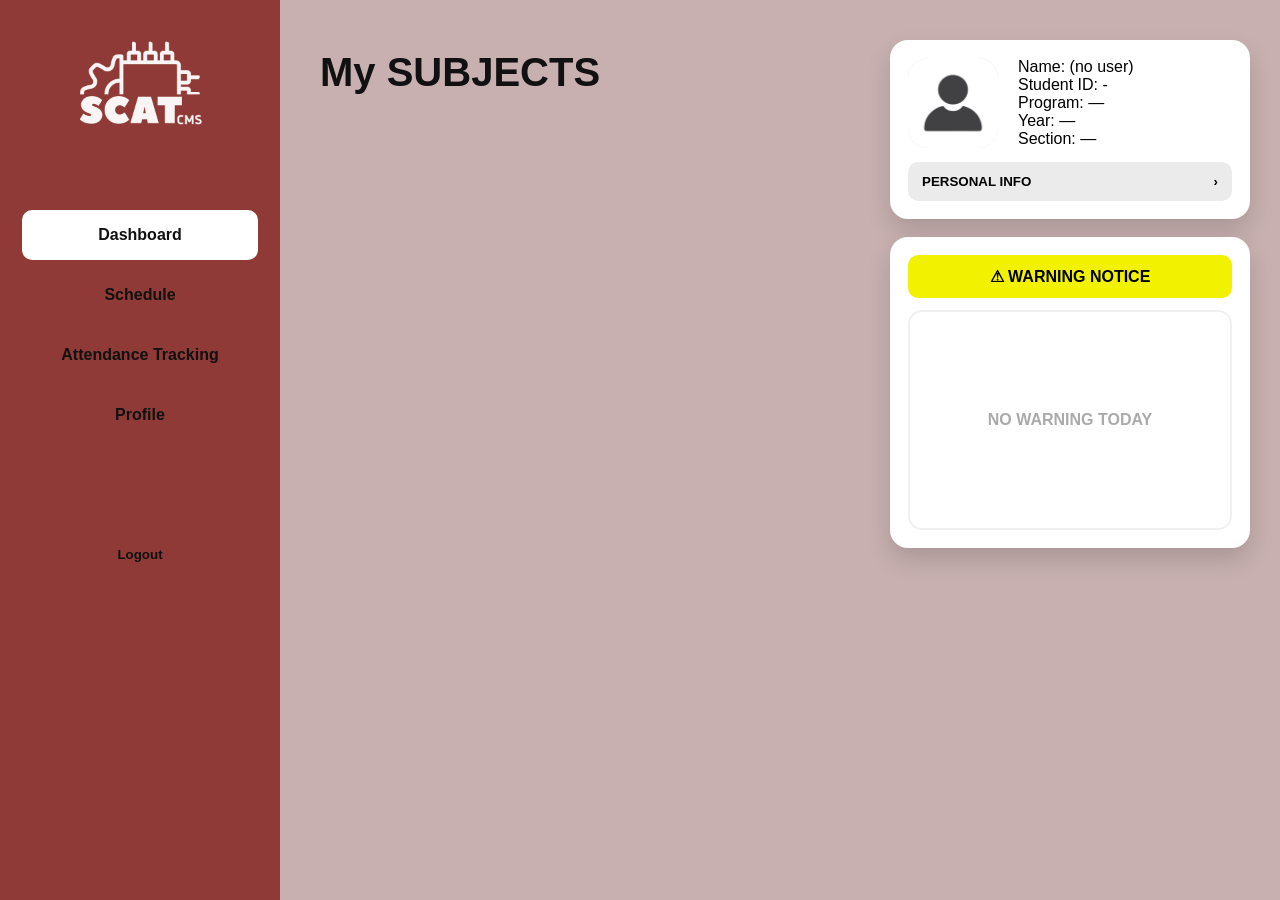
<file: scat-system/subject-edit.html>
<!doctype html>
<html lang="en">

<head>
  <meta charset="UTF-8" />
  <meta name="viewport" content="width=device-width, initial-scale=1.0" />
  <title>SCAT CMS | Subject Editor</title>
  <link rel="stylesheet" href="subject-edit.css" />
</head>

<body>

  <div class="layout">
    <aside class="sidebar">
      <div class="logoBox">
        <img src="image/scatlogo.png" alt="SCAT CMS" class="logo">
      </div>

      <nav class="menu">
        <a class="menuItem" href="dashboard.html">Dashboard</a>
        <a class="menuItem active" href="schedule-edit.html">Schedule</a>
        <a class="menuItem" href="#" onclick="alert('Attendance Tracking page not yet added');return false;">Attendance
          Tracking</a>
        <a class="menuItem" href="profile.html">Profile</a>
      </nav>

      <div class="logoutWrap">
        <button id="logoutBtn" class="logoutBtn">Logout</button>
      </div>
    </aside>

    <main class="main">
      <div class="card">
        <h2 class="title">Subject Details</h2>
        <div id="msg" class="msg"></div>

        <div class="grid">
          <div class="row">
            <label>Subject Code</label>
            <select id="subjectCode">
              <option value="" disabled selected>Select Subject Code</option>
            </select>
          </div>

          <div class="row">
            <label>Subject Name</label>
            <input id="subjectName" type="text" readonly>
          </div>

          <div class="row">
            <label>Professor</label>
            <select id="professor">
              <option value="" disabled selected>Select Professor</option>
            </select>
          </div>

          <div class="row">
            <label>Room</label>
            <input id="room" type="text" readonly>
          </div>

          <div class="row">
            <label>Day</label>
            <select id="day">
              <option value="" disabled selected>Select Day</option>
              <option>Monday</option>
              <option>Tuesday</option>
              <option>Wednesday</option>
              <option>Thursday</option>
              <option>Friday</option>
              <option>Saturday</option>
              <option>Sunday</option>
            </select>
          </div>

          <div class="row">
            <label>Semester</label>
            <select id="semester">
              <option value="" disabled selected>Select Semester</option>
              <option>1st Sem</option>
              <option>2nd Sem</option>
            </select>
          </div>

          <div class="row">
            <label>Start Time</label>
            <input id="startTime" type="time">
          </div>

          <div class="row">
            <label>End Time</label>
            <input id="endTime" type="time">
          </div>
        </div>

        <div class="actions">
          <button id="cancelBtn" type="button" class="grayBtn">Cancel</button>

          <div class="rightBtns">
            <button id="deleteBtn" type="button" class="dangerBtn">Delete</button>
            <button id="saveBtn" type="button" class="saveBtn">Save</button>
          </div>
        </div>
      </div>
    </main>
  </div>

  <script src="subject-edit.js"></script>
</body>

</html>
</file>
<file: style.css>
:root {
    --bg-blue: #9d9fa0;
    --panel: #f5efe7;
    --text: #111111;
    --muted: #5d6470;
    --card: #eaf5ff;
    --white: #ffffff;
    --accent: #4ca8ff;
    --accent-dark: #1c7fdc;
    --line: rgba(0, 0, 0, .08);
    --shadow: 0 18px 40px rgba(0, 60, 120, 0.12);
    --radius-xl: 34px;
    --radius-lg: 24px;
    --radius-md: 18px;
}

* {
    box-sizing: border-box;
}

html {
    scroll-behavior: smooth;
}

body {
    margin: 0;
    font-family: Arial, Helvetica, sans-serif;
    background: var(--bg-blue);
    color: var(--text);
    line-height: 1.5;
}

img {
    max-width: 100%;
    display: block;
}

a {
    color: inherit;
    text-decoration: none;
}

.shell {
    width: min(1180px, calc(100% - 32px));
    margin: 20px auto 40px;
    background: var(--panel);
    border-radius: var(--radius-xl);
    overflow: hidden;
    box-shadow: var(--shadow);
}

.nav {
    display: flex;
    align-items: center;
    justify-content: space-between;
    gap: 20px;
    padding: 26px 38px 8px;
    flex-wrap: wrap;
}

.brand {
    display: flex;
    align-items: center;
    gap: 12px;
    min-width: 220px;
}

.brand-badge {
    width: 38px;
    height: 38px;
    border-radius: 12px;
    background: linear-gradient(135deg, var(--accent), var(--accent-dark));
    display: grid;
    place-items: center;
    color: white;
    font-weight: 700;
    box-shadow: 0 10px 24px rgba(28, 127, 220, .25);
}

.brand h1 {
    margin: 0;
    font-size: 1.5rem;
    line-height: 1;
    color: var(--accent-dark);
}

.brand p {
    margin: 3px 0 0;
    font-size: .78rem;
    color: var(--muted);
}

.menu {
    display: flex;
    gap: 26px;
    align-items: center;
    flex-wrap: wrap;
    justify-content: center;
    font-size: .95rem;
    font-weight: 700;
}

.menu a:hover {
    color: var(--accent-dark);
}

.hire-btn,
.cta,
.ghost-btn,
.filter-btn {
    border: 0;
    cursor: pointer;
    font: inherit;
}

.hire-btn {
    background: transparent;
    color: var(--accent-dark);
    border: 2px solid rgba(0, 0, 0, 0.35);
    padding: 10px 18px;
    border-radius: 999px;
    font-weight: 700;
}

.hero {
    padding: 28px 38px 34px;
    display: grid;
    grid-template-columns: 1.15fr .95fr;
    align-items: center;
    gap: 20px;
    position: relative;
}

.eyebrow {
    font-size: 30px;
    color: var(--muted);
}

.hero h2 {
    margin: 0;
    font-size: clamp(2.2rem, 5vw, 4.2rem);
    line-height: .98;
    letter-spacing: -0.03em;
    max-width: 650px;
}

.hero h2 .accent {
    color: var(--accent);
}

.hero p {
    max-width: 560px;
    color: #2c3440;
    margin: 18px 0 22px;
    font-size: 1rem;
}

.hero-actions {
    display: flex;
    gap: 12px;
    flex-wrap: wrap;
    align-items: center;
    margin-bottom: 16px;
}

.cta {
    background: linear-gradient(135deg, var(--accent), var(--accent-dark));
    color: white;
    padding: 13px 24px;
    border-radius: 999px;
    font-weight: 700;
    box-shadow: 0 12px 24px rgba(28, 127, 220, .2);
}

.ghost-btn {
    background: transparent;
    color: var(--text);
    font-weight: 700;
    padding: 12px 8px;
}

.socials {
    display: flex;
    gap: 10px;
    flex-wrap: wrap;
    margin-top: 10px;
}

.socials a {
    border: 1px solid rgba(135, 134, 134, 0.18);
    border-radius: 26px;
    padding: 13px 24px;
    display: grid;
    place-items: center;
    color: var(--accent-dark);
    font-size: .92rem;
    font-weight: 700;
    box-shadow: 0 8px 20px rgba(0, 0, 0, .04);
}

.hero-art {
    position: relative;
    min-height: 340px;
    display: flex;
    align-items: center;
    justify-content: center;
}

.hero-card {
    position: relative;
    width: min(320px, 90%);
    background: rgba(255, 255, 255, .2);
    border: 1px solid rgba(255, 255, 255, .35);
    border-radius: 32px;
    backdrop-filter: blur(8px);
    overflow: hidden;
    box-shadow: 0 20px 40px rgba(0, 79, 140, .18);
}

.hero-card img {
    width: 100%;
    height: 100%;
    object-fit: cover;
    aspect-ratio: 4 / 4.2;
}

.section-blue {
    background: linear-gradient(135deg, #35b9e4, #289fe5 55%, #1f88e4);
    color: white;
    padding: 56px 38px;
}

.section-title {
    font-size: clamp(2rem, 4.8vw, 3.4rem);
    line-height: 1.02;
    margin: 0 0 10px;
    letter-spacing: -0.04em;
    text-align: center;
}

.about-grid {
    display: grid;
    grid-template-columns: .8fr 1.2fr;
    gap: 20px;
    align-items: center;
}

.about-photo {
    background: rgba(255, 255, 255, .22);
    border-radius: 30px;
    overflow: hidden;
    box-shadow: 0 15px 28px rgba(0, 0, 0, .09);
    max-width: 450px;
}

.about-photo img {
    aspect-ratio: 4 / 5.0;
    object-fit: cover;
    width: 100%;
}

.about-copy h3 {
    margin: 0 0 10px;
    font-size: 2rem;
    line-height: 1;
}

.about-copy p {
    margin: 0 0 12px;
    color: rgba(255, 255, 255, .92);
    font-size: .98rem;
}

.info-grid {
    display: grid;
    grid-template-columns: repeat(2, minmax(0, 1fr));
    gap: 14px;
    margin-top: 22px;
}

.info-card {
    background: rgba(255, 255, 255, .16);
    border: 1px solid rgba(255, 255, 255, .18);
    border-radius: 20px;
    padding: 15px 16px;
}

.info-card small {
    display: block;
    opacity: .82;
    margin-bottom: 4px;
}

.skills-wrap {
    padding: 56px 38px 24px;
}

.skills-title {
    text-align: center;
    font-size: clamp(2rem, 4vw, 3rem);
    margin: 0 0 24px;
    color: var(--accent-dark);
}

.service-grid {
    display: grid;
    grid-template-columns: repeat(3, 1fr);
    gap: 10px;
}

.project-grid {
    display: grid;
    grid-template-columns: repeat(4, 1fr);
    gap: 10px;
}

.service-card,
.project-card,
.resume-card,
.faq-item {
    background: var(--card);
    border-radius: 15px;
    border: 1px solid rgba(55, 119, 189, .12);
    box-shadow: 0 12px 24px rgba(0, 0, 0, .04);
}

.service-card {
    padding: 22px;
}

.service-icon {
    width: 52px;
    height: 52px;
    border-radius: 16px;
    background: linear-gradient(135deg, #bde9ff, #fff);
    display: grid;
    place-items: center;
    font-weight: 700;
    color: var(--accent-dark);
    margin-bottom: 14px;
    border: 1px solid rgba(55, 119, 189, .14);
}

.service-card h3,
.project-card h3,
.resume-card h3,
.faq-q {
    margin: 0 0 8px;
    font-size: 1.2rem;
}

.service-card p,
.project-card p,
.resume-card p,
.faq-a {
    margin: 0;
    color: var(--muted);
    font-size: .95rem;
}

.projects-wrap,
.resume-wrap,
.faq-wrap,
.contact-wrap {
    padding: 36px 28px;
}

.section-head {
    display: flex;
    justify-content: space-between;
    align-items: end;
    gap: 18px;
    margin-bottom: 24px;
    flex-wrap: wrap;
}

.section-head h2 {
    margin: 0;
    font-size: clamp(2rem, 4.4vw, 3.2rem);
    line-height: 1.05;
    letter-spacing: -0.03em;
}

.section-head h2 .accent {
    color: var(--accent-dark);
}

.section-head p {
    margin: 0;
    max-width: 520px;
    color: var(--muted);
}

.project-card {
    overflow: hidden;
}

.project-card-link {
    text-decoration: none;
    color: inherit;
    display: block;
}

.project-card {
    overflow: hidden;
    transition: transform 0.3s ease, box-shadow 0.3s ease;
}

.project-card:hover {
    transform: translateY(-8px);
    box-shadow: 0 18px 30px rgba(0, 0, 0, 0.10);
}

.project-thumb {
    width: 100%;
    height: 220px;
    overflow: hidden;
    border-top-left-radius: 22px;
    border-top-right-radius: 22px;
    background: #dfefff;
}

.project-thumb img {
    width: 100%;
    height: 100%;
    object-fit: cover;
    display: block;
}

.project-copy {
    padding: 20px;
}

.project-copy {
    padding: 20px;
}

.tags {
    display: flex;
    flex-wrap: wrap;
    gap: 8px;
    margin-top: 14px;
}

.tag {
    padding: 7px 12px;
    border-radius: 999px;
    background: #fff;
    border: 1px solid var(--line);
    font-size: .82rem;
    color: var(--accent-dark);
    font-weight: 700;
}

.resume-grid {
    display: grid;
    grid-template-columns: repeat(2, 1fr);
    gap: 18px;
}

.resume-card {
    padding: 22px;
}

.resume-list {
    list-style: none;
    padding: 0;
    margin: 14px 0 0;
    display: grid;
    gap: 10px;
}

.resume-list li {
    padding: 10px 12px;
    background: rgba(255, 255, 255, .65);
    border-radius: 14px;
    color: #2d3948;
    border: 1px solid var(--line);
    font-size: .95rem;
}

.faq-list {
    display: grid;
    gap: 14px;
}

.faq-item {
    padding: 18px 20px;
    cursor: pointer;
}

.faq-top {
    display: flex;
    justify-content: space-between;
    gap: 10px;
    align-items: center;
}

.faq-a {
    max-height: 0;
    overflow: hidden;
    transition: max-height .25s ease;
    padding-right: 42px;
}

.faq-item.active .faq-a {
    max-height: 180px;
    margin-top: 10px;
}

.contact-wrap {
    background: linear-gradient(135deg, #2eaee6, #1e8ce1);
    color: white;
}

.contact-card {
    background: rgba(255, 255, 255, .14);
    border: 1px solid rgba(255, 255, 255, .18);
    border-radius: 26px;
    padding: 28px;
    display: grid;
    grid-template-columns: 1.1fr .9fr;
    gap: 24px;
    align-items: center;
}

.contact-card h2 {
    margin: 0 0 10px;
    font-size: clamp(2rem, 4vw, 3rem);
    line-height: 1.02;
}

.contact-card p {
    margin: 0 0 16px;
    color: rgba(255, 255, 255, .92);
}

.contact-list {
    display: grid;
    gap: 10px;
}

.contact-item {
    background: rgba(255, 255, 255, .16);
    padding: 12px 14px;
    border-radius: 16px;
}

.contact-form {
    display: grid;
    gap: 12px;
}

.contact-form input,
.contact-form textarea {
    width: 100%;
    border: 0;
    border-radius: 16px;
    padding: 14px 16px;
    font: inherit;
    color: #1d2938;
}

.contact-form textarea {
    min-height: 120px;
    resize: vertical;
}

.contact-form button {
    padding: 14px 18px;
    border-radius: 999px;
    border: 0;
    background: #fff;
    color: var(--accent-dark);
    font-weight: 700;
    cursor: pointer;
}

footer {
    text-align: center;
    padding: 20px 16px 34px;
    color: rgba(255, 255, 255, .9);
    font-size: .92rem;
}

.top-preview {
    position: fixed;
    right: 18px;
    bottom: 18px;
    width: 52px;
    height: 52px;
    border-radius: 50%;
    background: linear-gradient(135deg, var(--accent), var(--accent-dark));
    color: white;
    display: grid;
    place-items: center;
    box-shadow: 0 14px 24px rgba(0, 0, 0, .2);
    border: 0;
    cursor: pointer;
    z-index: 20;
}

@media (max-width: 980px) {

    .hero,
    .about-grid,
    .contact-card,
    .resume-grid,
    .service-grid,
    .project-grid {
        grid-template-columns: 1fr;
    }

    .stats {
        grid-template-columns: 1fr;
    }

    .hero-art {
        min-height: 360px;
    }

    .contact-card {
        padding: 22px;
    }
}

@media (max-width: 720px) {

    .nav,
    .hero,
    .stats,
    .section-blue,
    .skills-wrap,
    .projects-wrap,
    .resume-wrap,
    .faq-wrap,
    .contact-wrap,
    .divider-quote {
        padding-left: 18px;
        padding-right: 18px;
    }

    .menu {
        gap: 14px;
        font-size: .88rem;
    }

    .hero h2,
    .section-title,
    .section-head h2,
    .skills-title,
    .contact-card h2 {
        line-height: 1.08;
    }

    .info-grid {
        grid-template-columns: 1fr;
    }

    .shell {
        width: min(100% - 14px, 1180px);
        border-radius: 24px;
    }
}
</file>
<file: scat-system/attendance-view.css>
* {
    box-sizing: border-box;
    font-family: Arial, sans-serif
}

body {
    margin: 0;
    background: #cbb2b2
}

.layout {
    min-height: 100vh;
    display: grid;
    grid-template-columns: 280px 1fr;
    background: linear-gradient(90deg, #8f3a36 0 180px, #c8b0b0 180px 100%);
}

/* SIDEBAR */
.sidebar {
    background: #8f3a36;
    padding: 0 22px;
    min-height: 100vh;
    display: flex;
    flex-direction: column;
}

.logoBox {
    display: flex;
    justify-content: center;
    margin: 0 0 22px
}

.logo {
    width: 180px;
    opacity: .95
}

.menu {
    display: flex;
    flex-direction: column;
    gap: 10px;
    margin-top: 30px
}

.menuItem {
    text-decoration: none;
    color: #111;
    font-weight: 900;
    padding: 16px 20px;
    border-radius: 10px;
    width: 100%;
    text-align: center;
    background: transparent;
}

.menuItem.active {
    background: #fff
}

.menuItem:hover {
    background: rgba(213, 213, 213, .2)
}

.logoutWrap {
    margin-top: auto;
    padding: 30px 0;
    display: flex;
    justify-content: center
}

.logoutBtn {
    background: transparent;
    color: #111;
    border: none;
    padding: 12px 30px;
    border-radius: 20px;
    font-weight: 900;
    cursor: pointer;
    transition: .2s;
}

.logoutBtn:hover {
    background: #f1f1f1;
    transform: scale(1.05)
}

/* MAIN */
.main {
    padding: 40px;
    display: flex;
    flex-direction: column;
    gap: 14px;
}

.headTitle {
    margin: 0;
    font-size: 44px;
    font-weight: 900;
    color: #111;
}

/* top white bar */
.topBar {
    background: #fff;
    border-radius: 14px;
    box-shadow: 0 10px 22px rgba(0, 0, 0, .15);
    padding: 14px 18px;
    display: flex;
    justify-content: space-between;
    align-items: center;
    gap: 14px;
    max-width: 1100px;
}

.leftInfo {
    font-weight: 900
}

.rightInfo {
    display: flex;
    gap: 18px;
    align-items: center
}

.mini {
    font-weight: 900;
    opacity: .85
}

/* ✅ board height FIX: use available screen height */
.tableBoard {
    background: #fff;
    border-radius: 18px;
    box-shadow: 0 12px 25px rgba(0, 0, 0, .12);
    max-width: 1100px;
    overflow: hidden;

    /* fits screen nicely */
    min-height: 0;
    height: calc(100vh - 260px);
    /* adjust if you want taller/shorter */
    display: flex;
    flex-direction: column;
}

/* make table area scroll, button stays visible */
.tableBoard .tableScroll {
    overflow: auto;
    flex: 1;
}

/* TABLE */
.table {
    width: 100%;
    border-collapse: separate;
    border-spacing: 0;
}

/* header strip (soft pink) */
.table thead th {
    background: #f4e6e6;
    font-weight: 900;
    padding: 18px 16px;
    border-bottom: 0;
    text-align: left;
}

.table thead th:first-child {
    border-top-left-radius: 14px
}

.table thead th:last-child {
    border-top-right-radius: 14px
}

/* grey rows */
.rowBlock td {
    background: #d9d9d9;
    font-weight: 900;
    padding: 22px 16px;
    border-bottom: 2px solid rgba(0, 0, 0, .18);
    vertical-align: middle;
}

.table tbody tr:hover td {
    filter: brightness(.98)
}

.statusGroup {
    display: flex;
    gap: 10px;
    align-items: center;
    flex-wrap: wrap
}

.badge {
    display: inline-flex;
    align-items: center;
    gap: 6px;
    padding: 6px 10px;
    border-radius: 2px;
    border: 1px solid rgba(0, 0, 0, .35);
    font-size: 12px;
    font-weight: 900;
    background: #fff;
}

.badge.present {
    background: #1f7a1f;
    color: #fff;
    border-color: #1f7a1f
}

.badge.absent {
    background: #e00000;
    color: #fff;
    border-color: #e00000
}

.badge.late {
    background: #ffeb00;
    color: #111;
    border-color: #c9b900
}

.badge.dim {
    opacity: .55
}

.chevHead {
    width: 50px
}

.chevCell {
    width: 50px;
    text-align: center;
    font-size: 28px;
    font-weight: 900;
    opacity: .55
}

.emptyCell {
    text-align: center;
    opacity: .75;
    background: #fff !important;
    border-bottom: 0 !important;
    padding: 40px 16px !important;
}

/* actions */
.actions {
    display: flex;
    justify-content: flex-end;
    padding: 16px 18px;
    border-top: 1px solid rgba(0, 0, 0, .12);
}

.dlBtn {
    background: #1b19ff;
    color: #fff;
    border: none;
    padding: 10px 18px;
    border-radius: 2px;
    font-weight: 900;
    cursor: pointer;
}

.dlBtn:hover {
    filter: brightness(.95)
}

/* responsive */
@media (max-width:900px) {
    .layout {
        grid-template-columns: 180px 1fr
    }

    .main {
        padding: 22px
    }

    .headTitle {
        font-size: 36px
    }

    .tableBoard {
        height: calc(100vh - 230px)
    }
}
</file>
<file: scat-system/attendance.css>
* {
    box-sizing: border-box;
    font-family: Arial, sans-serif
}

body {
    margin: 0;
    background: #cbb2b2
}

.layout {
    min-height: 100vh;
    display: grid;
    grid-template-columns: 280px 1fr;
    background: linear-gradient(90deg, #8f3a36 0 180px, #c8b0b0 180px 100%);
}

/* SIDEBAR */
.sidebar {
    background: #8f3a36;
    padding: 0 22px;
    min-height: 100vh;
    position: relative;
}

.logoBox {
    display: flex;
    justify-content: center;
    margin: 0 0 22px
}

.logo {
    width: 180px;
    opacity: .95
}

.menu {
    display: flex;
    flex-direction: column;
    gap: 10px;
    margin-top: 30px
}

.menuItem {
    text-decoration: none;
    color: #111;
    font-weight: 900;
    padding: 16px 20px;
    border-radius: 10px;
    width: 100%;
    text-align: center;
    background: rgba(255, 255, 255, 0);
}

.menuItem.active {
    background: #fff
}

.menuItem:hover {
    background: #d5d5d533
}

/* Push logout to bottom */
.logoutWrap {
    margin-top: auto;
    padding-bottom: 30px;
    display: flex;
    justify-content: center;
}

/* Logout button style */
.logoutBtn {
    margin-top: 95px;
    background: transparent;
    color: #111;
    border: none;
    padding: 12px 30px;
    border-radius: 20px;
    font-weight: 900;
    cursor: pointer;
    transition: 0.2s;
}

.logoutBtn:hover {
    background: #f1f1f1;
    transform: scale(1.05);
}

/* main */
.menu {
    display: flex;
    flex-direction: column;
    gap: 10px;
    margin-top: 30px
}

.menuItem {
    text-decoration: none;
    color: #111;
    font-weight: 900;
    padding: 16px 20px;
    border-radius: 10px;
    width: 100%;
    text-align: center;
    background: rgba(255, 255, 255, .00);
}

.menuItem.active {
    background: #fff
}

.menuItem:hover {
    background: #d5d5d533
}

/* Push logout to bottom */
.logoutWrap {
    padding-bottom: 30px;
    display: flex;
    justify-content: center;
}

/* Logout button style */
.logoutBtn {
    margin-top: 95px;
    background: transparent;
    color: #111;
    border: none;
    padding: 12px 30px;
    border-radius: 20px;
    font-weight: 900;
    cursor: pointer;
    transition: 0.2s;
}

.logoutBtn:hover {
    background: #f1f1f1;
    transform: scale(1.05);
}

/* MAIN */
.main {
    padding: 40px;
}

.pageTitle {
    margin: 0 0 16px;
    font-size: 46px;
    font-weight: 900;
    color: #111;
}

/* Program bar */
.programBar {
    background: #fff;
    border-radius: 14px;
    box-shadow: 0 10px 22px rgba(0, 0, 0, .15);
    padding: 16px 18px;
    font-weight: 900;
    max-width: 980px;
}

/* Board */
.board {
    margin-top: 18px;
    background: rgba(255, 255, 255, .30);
    border-radius: 22px;
    padding: 26px;
    max-width: 980px;
    min-height: 560px;
    box-shadow: 0 12px 25px rgba(0, 0, 0, .12);
}

/* subject cards grid */
.cardsGrid {
    display: grid;
    grid-template-columns: repeat(2, minmax(0, 1fr));
    gap: 18px;
    align-items: start;
}

@media (max-width:900px) {
    .cardsGrid {
        grid-template-columns: 1fr
    }
}

/* card */
.card {
    background: #fff;
    border-radius: 16px;
    padding: 18px;
    box-shadow: 0 12px 25px rgba(0, 0, 0, .12);
    cursor: pointer;
}

.card:hover {
    transform: translateY(-1px)
}

.cardTitle {
    font-weight: 900;
    font-size: 22px;
    margin-bottom: 10px;
}

.tag {
    display: inline-block;
    padding: 6px 12px;
    border-radius: 999px;
    background: #e6e6e6;
    font-weight: 900;
    font-size: 12px;
    margin-bottom: 12px;
}

.slot {
    background: #e6e6e6;
    border-radius: 12px;
    padding: 12px 14px;
    display: flex;
    justify-content: space-between;
    align-items: center;
    gap: 10px;
    font-weight: 900;
}

.slot small {
    display: block;
    margin-top: 6px;
    font-weight: 800;
    opacity: .85;
}

.chev {
    font-size: 22px
}

/* empty */
.empty {
    background: #fff;
    border-radius: 18px;
    padding: 22px;
    box-shadow: 0 12px 25px rgba(0, 0, 0, .12);
    font-weight: 900;
    opacity: .9;
}

/* mobile Responsive */
@media (max-width:900px) {
    .layout {
        grid-template-columns: 180px 1fr
    }

    .rightPanel {
        grid-column: 1/-1;
        display: none;
    }
}

@media (max-width:900px) {
    .layout {
        grid-template-columns: 180px 1fr;
    }

    .sidebar {
        position: relative
    }
}
</file>
<file: scat-system/dashboard.css>
* {
    box-sizing: border-box;
    font-family: Arial, sans-serif
}

body {
    margin: 0;
    background: #cbb2b2
}

.layout {
    min-height: 100vh;
    display: grid;
    grid-template-columns: 280px 1fr 420px;
    background: linear-gradient(90deg, #8f3a36 0 180px, #c8b0b0 180px 100%);
}

/* SIDEBAR */
.sidebar {
    background: #8f3a36;
    padding: 0 22px;
    min-height: 100vh;
    position: relative;
}

.logoBox {
    display: flex;
    justify-content: center;
    margin: 0 0 22px;
}

.logo {
    width: 180px;
    opacity: .95;
}

.menu {
    display: flex;
    flex-direction: column;
    gap: 10px;
    margin-top: 30px
}

.menuItem {
    text-decoration: none;
    color: #111;
    background: transparent;
    font-weight: 900;
    padding: 16px 20px;
    border-radius: 10px;
    width: 100%;
    text-align: center;
    background: rgba(255, 255, 255, .00);
}

.menuItem.active {
    background: white;
}

.menuItem:hover {
    background: #d5d5d533
}

/* Push logout to bottom */
.logoutWrap {
    padding-bottom: 30px;
    display: flex;
    justify-content: center;
}

/* Logout button style */
.logoutBtn {
    margin-top: 95px;
    background: transparent;
    color: #111;
    border: none;
    padding: 12px 30px;
    border-radius: 20px;
    font-weight: 900;
    cursor: pointer;
    transition: 0.2s;
}

.logoutBtn:hover {
    background: #f1f1f1;
    transform: scale(1.05);
}

/* CENTER */
.center {
    padding: 40px 40px 30px;
    display: flex;
    flex-direction: column;
    gap: 18px;
    align-items: stretch;
}

.title {
    margin: 10px 0 0;
    font-size: 40px;
    font-weight: 900;
    color: #111;
}

.subjectsScroll {
    height: 78vh;
    overflow: auto;
    padding-right: 10px;
}

.subjectCard {
    background: #fff;
    border-radius: 18px;
    padding: 22px 22px;
    box-shadow: 0 12px 25px rgba(0, 0, 0, .15);
    margin-bottom: 18px;
    display: flex;
    align-items: center;
    justify-content: space-between;
}

.subjectText {
    font-weight: 900;
    font-size: 20px;
    letter-spacing: .5px;
}

.subjectBtn {
    width: 50px;
    height: 30px;
    border: none;
    border-radius: 25px;
    cursor: pointer;
    font-size: 15px;
}

.subjectBtn:hover {
    background: rgba(120, 70, 70, .26)
}

.emptySubject {
    background: #fff;
    border-radius: 18px;
    padding: 28px;
    box-shadow: 0 12px 25px rgba(0, 0, 0, .12);
    opacity: .9;
}

/* RIGHT PANEL */
.rightPanel {
    padding: 40px 30px;
}

.profileCard,
.warningBox {
    background: #fff;
    border-radius: 18px;
    box-shadow: 0 12px 25px rgba(0, 0, 0, .15);
    padding: 18px;
}

.profileTop {
    display: flex;
    gap: 20px;
    align-items: center;
}

.avatar {
    width: 90px;
    height: 90px;
    border-radius: 20px;
    overflow: hidden;
    position: relative;
    background: #ddd;
    flex-shrink: 0;
}

/*profile pic*/
.avatar img {
    width: 100%;
    height: 100%;
    object-fit: cover;
    display: block;
}

.avatarIcon::after {
    content: "";
    position: absolute;
    left: 50%;
    top: 65px;
    transform: translateX(-50%);
    width: 90px;
    height: 50px;
    border: 6px solid #6b4b4b;
    border-top: none;
    border-radius: 0 0 60px 60px;
}

.profileInfo {
    flex: 1
}

.pName {
    font-weight: 900;
    font-size: 18px
}

.pId {
    margin-top: 6px;
    font-weight: 900;
    font-size: 13px
}

.pCourse {
    margin-top: 10px;
    font-size: 12px;
    font-weight: 800;
    color: #333
}

.personalBtn {
    margin-top: 14px;
    width: 100%;
    border: none;
    border-radius: 10px;
    background: rgba(0, 0, 0, .08);
    padding: 12px 14px;
    font-weight: 900;
    cursor: pointer;
    display: flex;
    justify-content: space-between;
}

.personalBtn:hover {
    background: rgba(0, 0, 0, .12)
}

.warningBox {
    margin-top: 18px
}

.warningHeader {
    background: #f2f200;
    padding: 12px;
    border-radius: 10px;
    font-weight: 900;
    text-align: center;
}

.warningBody {
    margin-top: 12px;
    border: 2px solid rgba(0, 0, 0, .06);
    border-radius: 14px;
    height: 220px;
    display: grid;
    place-items: center;
}

.noWarn {
    font-weight: 900;
    color: #aaa
}

/* WARNING CARD (inside warningBody) */
.warnCard {
    width: 100%;
    max-width: 320px;
    background: #fff;
    border-radius: 14px;
    padding: 18px 16px;
    box-shadow: 0 10px 18px rgba(0, 0, 0, .12);
    text-align: center;
}

.warnIcon {
    width: 70px;
    height: 70px;
    margin: 4px auto 10px;
    display: grid;
    place-items: center;
}

.warnIcon svg {
    width: 70px;
    height: 70px;
    display: block;
}

.warnText {
    font-weight: 900;
    color: #111;
    line-height: 1.25;
    font-size: 15px;
}

.warnSubject {
    color: #0b49ff;
    font-weight: 900;
}

.warnSmall {
    margin-top: 8px;
    font-size: 12px;
    font-weight: 900;
    color: #444;
    opacity: .9;
}

/* mobile Responsive */
@media (max-width:900px) {
    .layout {
        grid-template-columns: 180px 1fr
    }

    .rightPanel {
        grid-column: 1/-1;
        display: none;
    }
}

@media (max-width:900px) {
    .layout {
        grid-template-columns: 180px 1fr;
    }

    .sidebar {
        position: relative
    }
}
</file>
<file: scat-system/login.css>
* {
    box-sizing: border-box;
    font-family: Arial, sans-serif;
}
body {
    margin: 0;
    height: 100vh;
    background: url("image/background.jpg") center/cover no-repeat;
    display: flex;
    backdrop-filter: blur(8px);
    justify-content: center;
    align-items: center;
}
/* CONTAINER */
.container {
    width: 900px;
    height: 500px;
    display: flex;
    background: #e5e5e5;
    box-shadow: 0 15px 40px rgba(0,0,0,0.3);
}
/* LEFT PANEL */
.left-panel {
    width: 45%;
    background: url("image/background.jpg") center/cover no-repeat;
}
.overlay {
    background: rgba(120, 0, 0, 0.85);
    height: 100%;
    display: flex;
    justify-content: center;
    align-items: center;
}
.logo {
    width: 200px;
}
/* RIGHT PANEL */
.right-panel {
    width: 55%;
    padding: 60px;
    background: #e6e6e6;
}
.right-panel h1 {
    margin-bottom: 5px;
    text-align: center;
    font-size: 50px;
}
.subtitle {
    margin-bottom: 30px;
    color: #555;
    font-size: 14px;
}
p {
    margin: 5px;
    margin-bottom: 25px;
    color: #444;
    text-align: center;
}
.input-group {
    position: relative;
    display: flex;
    align-items: center;
}
.input-group input {
    margin-top: 5px;
    width: 100%;
    padding: 15px 10px;
    border: none;
    border-radius: 30px;
    border: 1px solid #ffffff;
    background: #7a0b0b;
    color: rgb(255, 255, 255);
    font-size: 16px;
    text-align: center;
}
/*
.input-group img {
    position: absolute;
    display: block;
    pointer-events: none;
    left: 15px;
    width: 15px;
}*/
label {
    font-size: 14px;
    font-weight: 600;
    margin-bottom: 6px;
    display: block;
}
.toggle-password {
    position: absolute;
    right: 12px;
    background:none;
    border: none;
    cursor: pointer;
    color: black;
}
/* Keyboard focus */
.forgot {
    font-size: 13px;
    display:block;
    text-align: right;
    margin-top: 5px;
}
.btn-container {
    display: flex;
    justify-content: center;
}
.login-btn {
    margin-top: 25px;
    width: 200px;
    padding: 10px 5px;
    background: #7a0b0b;
    color: rgb(255, 255, 255);
    border-radius: 30px;
    font-size: 18px;
    border: none;
    cursor: pointer;
    display: block;
}
.login-btn:hover {
    background:rgb(161, 32, 32);
}
.right a { 
    color: #003cff;
}
form {
    border-color: #7a1414;
} 
.toggle-password {
    color: #e6e6e6;
    position: absolute;
    right: 20px;
    top: 50%;
    transform: translateY(-50%);
    border: none;
    cursor: pointer;
    font-size: 16px;
    user-select: none;
    background:transparent;
}  
.register-btn {
    margin-top: 18px;
    padding: 14px;
    border: none;
    border-radius: 30px;
    background: #7a1414;
    color: white;
    font-size: 16px;
    font-weight: 600;
    cursor: not-allowed;
    opacity: 0.6;
    transition: 0.2s;
}   
.register-btn.enabled {
    cursor: pointer;
    opacity: 1;
} 
.register-btn.enabled:hover {
    transform: translateY(-2px);
    box-shadow: 0 6px 16px rgba(0,0,0,0.2);
}
</file>
<file: scat-system/profile.css>
* {
    box-sizing: border-box;
    font-family: Arial, sans-serif
}

body {
    margin: 0;
    background: #cbb2b2;
}

/* LAYOUT */
.layout {
    min-height: 100vh;
    display: grid;
    grid-template-columns: 280px 1fr;
    background: linear-gradient(90deg, #8f3a36 0 180px, #c8b0b0 180px 100%);
}

/* SIDEBAR */
.sidebar {
    background: #8f3a36;
    padding: 28px 22px;
    color: #fff;
    display: flex;
    flex-direction: column;
    min-height: 100vh;
}

.logoBox {
    display: flex;
    justify-content: center;
    margin: 0 0 22px
}

.logo {
    width: 180px;
    opacity: .95
}

.menu {
    display: flex;
    flex-direction: column;
    gap: 10px;
    margin-top: 30px
}

.menuItem {
    text-decoration: none;
    color: #111;
    background: transparent;
    font-weight: 900;
    padding: 16px 20px;
    border-radius: 10px;
    width: 100%;
    text-align: center;
    background: rgba(255, 255, 255, .00);
}

.menuItem.active {
    background: white;
}

.menuItem:hover {
    background: #d5d5d533
}

.logoutWrap {
    margin-top: auto;
    padding: 24px 0 8px;
    display: flex;
    justify-content: center
}

.logoutBtn {
    background: transparent;
    color: #111;
    border: none;
    padding: 12px 30px;
    border-radius: 999px;
    font-weight: 900;
    cursor: pointer;
}

.logoutBtn:hover {
    background: #f1f1f1
}

/* Main */
.main {
    padding: 40px;
    display: flex;
    justify-content: center;
    align-items: flex-start;
}

.card {
    width: min(980px, 100%);
    background: #fff;
    border-radius: 22px;
    box-shadow: 0 12px 25px rgba(0, 0, 0, .15);
    padding: 28px;
    min-height: 560px;
}

.cardTop {
    display: flex;
    gap: 22px;
    align-items: flex-start;
    margin-bottom: 0px;
}

.cardTitle {
    margin: 50px 0 0;
    font-weight: 1100;
    font-size: 18px;
}

/* avatar view-only */
.avatarBox {
    width: 140px;
    height: 140px;
    border-radius: 14px;
    overflow: hidden;
    background: #cfa8a8;
}

.avatarBox img {
    width: 100%;
    height: 100%;
    object-fit: cover;
    display: block;
}

/* avatar upload (edit page) */
.avatarUpload {
    width: 140px;
    height: 140px;
    border-radius: 14px;
    overflow: hidden;
    background: #cfa8a8;
    position: relative;
    cursor: pointer;
}

.avatarUpload img {
    width: 100%;
    height: 100%;
    object-fit: cover;
    display: block;
}

.uploadText {
    position: absolute;
    bottom: 10px;
    left: 0;
    width: 100%;
    text-align: center;
    font-weight: 900;
    color: #0b49ff;
    text-decoration: underline;
}

/* info rows */
.infoList {
    margin-top: 8px;
}

.infoRow {
    background: #d9d9d9;
    border-radius: 6px;
    padding: 12px 14px;
    margin-bottom: 10px;
    font-weight: 900;
    color: #111;
}

.dim {
    opacity: .7;
}

/* editable rows */
.editRow {
    display: flex;
    align-items: center;
    gap: 10px;
}

.label {
    min-width: 72px;
}

.editInput {
    width: 140px;
    padding: 8px 10px;
    border: none;
    outline: none;
    border-radius: 4px;
    background: #ededed;
    font-weight: 900;
}

/* actions */
.actions {
    display: flex;
    justify-content: flex-end;
    align-items: center;
    gap: 12px;
    margin-top: 20px;
}

.saveBtn {
    background: #0b49ff;
    color: #fff;
    border: none;
    padding: 10px 18px;
    border-radius: 6px;
    font-weight: 900;
    cursor: pointer;
}

.saveBtn:hover {
    filter: brightness(.95);
}

.saveMsg {
    font-weight: 900;
    font-size: 13px;
    color: #0b7a1d;
}

/* update link */
.updateLink {
    display: inline-block;
    margin-top: 20px;
    font-weight: 900;
    color: #0b49ff;
    text-decoration: underline;
}

/* mobile responsive */
@media (max-width:700px) {
    .layout {
        grid-template-columns: 180px 1fr;
    }

    .main {
        padding: 20px;
    }

    .cardTop {
        flex-direction: column;
    }

    .actions {
        justify-content: flex-start;
    }
}
</file>
<file: scat-system/schedule-edit.css>
* {
  box-sizing: border-box;
  font-family: Arial, sans-serif;
}

body {
  margin: 0;
  background: #cbb2b2;
}

.layout {
  min-height: 100vh;
  display: grid;
  grid-template-columns: 280px 1fr;
  background: linear-gradient(90deg, #8f3a36 0 180px, #c8b0b0 180px 100%);
}

/* SIDEBAR */
.sidebar {
  background: #8f3a36;
  padding: 0 22px;
  min-height: 100vh;
}

.logoBox {
  display: flex;
  justify-content: center;
  margin: 0 0 22px;
}

.logo {
  width: 180px;
  opacity: .95;
}

.menu {
  display: flex;
  flex-direction: column;
  gap: 10px;
  margin-top: 30px;
}

.menuItem {
  text-decoration: none;
  color: #111;
  font-weight: 900;
  padding: 16px 20px;
  border-radius: 10px;
  width: 100%;
  text-align: center;
  background: rgba(255, 255, 255, 0);
}

.menuItem.active {
  background: #fff;
}

.menuItem:hover {
  background: #d5d5d533;
}

/* logout */
.logoutWrap {
  padding-bottom: 30px;
  display: flex;
  justify-content: center;
}

.logoutBtn {
  margin-top: 95px;
  background: transparent;
  color: #111;
  border: none;
  padding: 12px 30px;
  border-radius: 20px;
  font-weight: 900;
  cursor: pointer;
  transition: .2s;
}

.logoutBtn:hover {
  background: #f1f1f1;
  transform: scale(1.05);
}

/* MAIN */
.main {
  padding: 40px;
}

.classTitle {
  margin: 0;
  font-size: 40px;
  font-weight: 900;
  color: #111;
}

.classSub {
  margin-top: 10px;
  background: #fff;
  border-radius: 10px;
  padding: 14px 18px;
  box-shadow: 0 6px 14px rgba(0, 0, 0, .15);
  font-weight: 900;
  width: min(980px, 100%);
}

.board {
  margin-top: 14px;
  width: min(980px, 100%);
  background: rgba(255, 255, 255, .55);
  border-radius: 18px;
  padding: 22px;
  box-shadow: 0 12px 25px rgba(0, 0, 0, .12);
  min-height: 560px;
}

/* cards grid */
.cardsWrap {
  display: grid;
  grid-template-columns: 1fr 1fr;
  gap: 18px;
}

.card {
  background: #fff;
  border-radius: 12px;
  padding: 18px;
  box-shadow: 0 10px 18px rgba(0, 0, 0, .12);
  cursor: pointer;
  transition: transform .2s ease, box-shadow .2s ease;
}

.card:hover {
  transform: translateY(-2px);
  box-shadow: 0 14px 22px rgba(0, 0, 0, .14);
}

.cardTop {
  display: flex;
  justify-content: space-between;
  align-items: center;
  gap: 12px;
}

.cardTitleText {
  font-weight: 900;
  font-size: 16px;
  line-height: 1.1;
}

.cardTitle {
  margin: 0;
  font-size: 18px;
  font-weight: 900;
}

.cardCode {
  margin-top: 8px;
  font-weight: 900;
  opacity: .9;
}

.cardMeta {
  margin-top: 6px;
  font-size: 12px;
  font-weight: 900;
  opacity: .75;
}

.tag {
  display: inline-block;
  padding: 6px 12px;
  border-radius: 999px;
  font-weight: 900;
  font-size: 12px;
  background: #e7e7e7;
  margin-bottom: 10px;
}

.slot {
  background: #e7e7e7;
  border-radius: 10px;
  padding: 12px;
  display: flex;
  justify-content: space-between;
  align-items: center;
  font-weight: 900;
  font-size: 12px;
}

.slot small {
  display: block;
  opacity: .75;
  margin-top: 6px;
  font-weight: 900;
}

.editLink {
  font-weight: 900;
  font-size: 13px;
  color: #0b49ff;
  cursor: pointer;
  text-decoration: underline;
  transition: opacity .2s ease;
  flex: 0 0 auto;
}

.editLink:hover {
  opacity: .7;
  background: #5e85f8;
}

/* bottom buttons */
.bottomActions {
  margin-top: 22px;
  display: flex;
  justify-content: space-between;
  gap: 12px;
}

.addNewBtn,
.doneBtn {
  background: #0b49ff;
  color: #fff;
  border: none;
  padding: 12px 18px;
  border-radius: 10px;
  font-weight: 900;
  cursor: pointer;
}

@media (max-width:900px) {
  .layout {
    grid-template-columns: 180px 1fr;
  }

  .cardsWrap {
    grid-template-columns: 1fr;
  }
}
</file>
<file: scat-system/schedule.css>
* {
  box-sizing: border-box;
  font-family: Arial, sans-serif
}

body {
  margin: 0;
  background: #cbb2b2
}

.layout {
  min-height: 100vh;
  display: grid;
  grid-template-columns: 280px 1fr;
  background: linear-gradient(90deg, #8f3a36 0 180px, #c8b0b0 180px 100%);
}

/* SIDEBAR */
.sidebar {
  background: #8f3a36;
  padding: 0 22px;
  min-height: 100vh;
  position: relative;
}

.logoBox {
  display: flex;
  justify-content: center;
  margin: 0 0 22px
}

.logo {
  width: 180px;
  opacity: .95
}

.menu {
  display: flex;
  flex-direction: column;
  gap: 10px;
  margin-top: 30px
}

.menuItem {
  text-decoration: none;
  color: #111;
  font-weight: 900;
  padding: 16px 20px;
  border-radius: 10px;
  width: 100%;
  text-align: center;
  background: rgba(255, 255, 255, 0);
}

.menuItem.active {
  background: #fff
}

.menuItem:hover {
  background: #d5d5d533
}

/* Push logout to bottom */
.logoutWrap {
  margin-top: auto;
  padding-bottom: 30px;
  display: flex;
  justify-content: center;
}

/* Logout button*/
.logoutBtn {
  margin-top: 95px;
  background: transparent;
  color: #111;
  border: none;
  padding: 12px 30px;
  border-radius: 20px;
  font-weight: 900;
  cursor: pointer;
  transition: 0.2s;
}

.logoutBtn:hover {
  background: #f1f1f1;
  transform: scale(1.05);
}

/* MAIN */
.main {
  padding: 40px;
}

.pageTitle {
  margin: 0;
  font-size: 42px;
  font-weight: 900;
  color: #111;
}

.programBar {
  margin-top: 12px;
  width: min(980px, 100%);
  background: #fff;
  border-radius: 12px;
  padding: 16px 18px;
  font-weight: 900;
  box-shadow: 0 6px 14px rgba(0, 0, 0, .15);
}

.board {
  margin-top: 16px;
  width: min(980px, 100%);
  background: rgba(255, 255, 255, .55);
  border-radius: 18px;
  padding: 22px;
  min-height: 560px;
  box-shadow: 0 12px 25px rgba(0, 0, 0, .12);
  position: relative;
}

/* GRID like pic 2 */
.cardsGrid {
  display: grid;
  grid-template-columns: 1fr 1fr;
  gap: 18px;
  align-content: start;
}

.card {
  background: #fff;
  border-radius: 12px;
  padding: 18px;
  box-shadow: 0 10px 18px rgba(0, 0, 0, .12);
}

.cardTitle {
  margin: 0 0 10px;
  font-size: 18px;
  font-weight: 900;
}

.dayTag {
  display: inline-block;
  padding: 6px 12px;
  border-radius: 999px;
  font-weight: 900;
  font-size: 12px;
  background: #e7e7e7;
  margin-bottom: 10px;
}

.dayTag.today {
  background: #9BE38F;
}

.slot {
  background: #e7e7e7;
  border-radius: 10px;
  padding: 12px;
  display: flex;
  justify-content: space-between;
  align-items: center;
  font-weight: 900;
  font-size: 12px;
}

.slot small {
  display: block;
  margin-top: 6px;
  opacity: .8;
  font-weight: 900;
}

.cardTop {
  display: flex;
  justify-content: space-between;
  align-items: center;
  gap: 12px;
}

.cardTitleText {
  font-weight: 900;
  font-size: 16px;
  line-height: 1.1;
}

.cardArrow {
  font-weight: 900;
  font-size: 18px;
  opacity: .7;
  flex: 0 0 auto;
  transition: transform .25s ease, opacity .25s ease;
}

.cardCode {
  margin-top: 8px;
  font-weight: 900;
  opacity: .9;
}

.cardMeta {
  margin-top: 6px;
  font-size: 12px;
  font-weight: 900;
  opacity: .75;
}

/* empty schedule */
.empty {
  background: #fff;
  border-radius: 12px;
  padding: 18px;
  box-shadow: 0 10px 18px rgba(0, 0, 0, .12);
  font-weight: 900;
  opacity: .85;
}

/* Update link */
.updateLink {
  position: absolute;
  right: 34px;
  bottom: 24px;
  font-weight: 900;
  color: #0b49ff;
  text-decoration: underline;
}

/* responsive */
@media (max-width:900px) {
  .layout {
    grid-template-columns: 180px 1fr
  }

  .cardsGrid {
    grid-template-columns: 1fr
  }
}
</file>
<file: scat-system/signup.css>
* {
    box-sizing: border-box;
    font-family: Arial, sans-serif;
}

body {
    margin: 0;
    min-height: 100vh;
}

/* CONTAINER */
.container {
    width: 100%;
    max-width: 100%;
    display: flex;
    align-items: stretch;
    box-shadow: 0 15px 40px rgba(0, 0, 0, 0.3);
    overflow: auto;
}

/* LEFT PANEL */
.left-panel {
    width: 35%;
    background: url("image/background.jpg") center/cover no-repeat;
}

.overlay {
    background: rgba(120, 0, 0, 0.85);
    height: 100%;
    display: flex;
    justify-content: center;
    align-items: center;
}

.logo {
    width: 200px;
}

/* RIGHT PANEL */
.right-panel {
    width: 65%;
    padding: 60px;
    background: #e6e6e6;
}

.right-panel h1 {
    margin-top: 0;
    margin-bottom: 0;
    text-align: center;
}

.subtitle {
    margin-bottom: 30px;
    color: #555;
    font-size: 14px;
}

p {
    margin: 5px;
    margin-bottom: 25px;
    color: #444;
    text-align: center;
}

/* FORM */
.form-section {
    width: 65%;
    padding: 20px 40px;
}

.input-grid {
    display: grid;
    grid-template-columns: 1fr 1fr;
    column-gap: 30px;
    row-gap: 15px;
    margin-top: 20px;
    margin-bottom: 20px;
}

.status-grid {
    display: grid;
    grid-template-columns: 1fr 1fr;
    gap: 15px;

}

.input-group {
    display: flex;
    flex-direction: column;
    gap: 0px;
    margin-top: 10px;
}

.input-group label {
    display: block;
    font-size: 11px;
    font-weight: bold;
    margin-bottom: 3px;
}

.input-group input,
.input-group select {
    width: 100%;
    padding: 15px;
    border: 1px solid var(--border-color);
    border-radius: 8px;
    font-size: 11px;
    box-sizing: border-box;
}

input:disabled,
select:disabled {
    background: #fff;
    opacity: 1;
    color: #666;
    box-shadow: inset 0 0 0 1px #d3d3d3;
    cursor: not-allowed;
}

.row-flex {
    display: flex;
    gap: 10px;
}

/* Status Section */
.status-divider {
    grid-column: span 2;
    display: flex;
    align-items: center;
    text-align: center;
    margin: 20px 0;
    font-size: 20px;
    font-weight: bold;
    color: #333;
}

.status-grid {
    display: grid;
    grid-template-columns: 1fr 1fr;
    gap: 5px;
}

.status-grid>* {
    min-width: 0;
}

.status-divider::before,
.status-divider::after {
    content: '';
    flex: 1;
    border-bottom: 1px solid #999;
}

.status-divider span {
    padding: 0 10px;
    white-space: nowrap;
}

.status-card {
    background: #fff;
    border: 1px solid #ccc;
    border-radius: 12px;
    padding: 10px 10px;
    min-height: 100px;
    display: flex;
    align-items: center;
    gap: 15px;
    cursor: pointer;
    box-sizing: border-box;
    width: 100%;
    overflow: hidden;
}

.card-content {
    display: flex;
    justify-content: space-between;
    align-items: center;
    min-width: 0;
}

.text-info {
    min-width: 0;
}

.text-info strong {
    font-size: 15px;
    font-weight: 800
}

.text-info span {
    margin-right: 5px;
    font-size: 10px;
    color: #666;

}

/* PWD */
.pwd-card .pwd-content {
    display: flex;
    align-items: center;
    justify-content: space-between;
    gap: 12px;
    width: 100%;
    min-width: 0;
    flex-wrap: nowrap;
}

.pwd-card .text-info {
    flex: 1 1 auto;
    min-width: 0;
}

.pwd-card .text-info strong {
    font-size: 15px;
    font-weight: 800;
    display: block;
}

.pwd-card select {
    flex: 1 1 160px;
    min-width: 0px;
    max-width: 220px;
    width: auto;
    font-size: 11px;
    padding: 12px;
    border: 1px solid #bbb;
    border-radius: 10px;
    background: #fff;
}

.pwd-card select:disabled {
    background: #f5f5f5;
    cursor: not-allowed;
}

@media (max-width: 900px) {
    .pwd-card select {
        flex-basis: 140px;
        min-width: 110px;
    }
}

.pwd-card .text-info span {
    font-size: 10px;
    color: #666;
    display: block;
    margin-top: 4px;
}

/* Button */
.register-btn {
    background: #7a0b0b;
    color: white;
    border: none;
    padding: 10px 40px;
    border-radius: 20px;
    font-size: 1.2rem;
    margin-top: 20px;
    cursor: pointer;
}

.register-btn:hover {
    background: rgb(161, 32, 32);
}

.center {
    text-align: center;
}
</file>
<file: scat-system/subject-edit.css>
* {
  box-sizing: border-box;
  font-family: Arial, sans-serif
}

body {
  margin: 0;
  background: #cbb2b2
}

.layout {
  min-height: 100vh;
  display: grid;
  grid-template-columns: 280px 1fr;
  background: linear-gradient(90deg, #8f3a36 0 280px, #c8b0b0 280px 100%);
}

/* left sidebar */
.sidebar {
  background: #8f3a36;
  padding: 28px 22px;
  min-height: 100vh;
  display: flex;
  flex-direction: column;
}

.logoBox {
  display: flex;
  justify-content: center;
  margin: 0 0 22px
}

.logo {
  width: 180px;
  opacity: .95
}

.menu {
  display: flex;
  flex-direction: column;
  gap: 10px;
  margin-top: 30px
}

.menuItem {
  text-decoration: none;
  color: #111;
  font-weight: 900;
  padding: 16px 20px;
  border-radius: 10px;
  width: 100%;
  text-align: center;
  background: rgba(255, 255, 255, 0);
}

.menuItem.active {
  background: #fff
}

.menuItem:hover {
  background: #d5d5d533
}

/* logout  */
.logoutWrap {
  margin-top: auto;
  padding-bottom: 20px;
  display: flex;
  justify-content: center;
}

.logoutBtn {
  margin-top: 0;
  background: transparent;
  color: #111;
  border: none;
  padding: 12px 30px;
  border-radius: 20px;
  font-weight: 900;
  cursor: pointer;
  transition: 0.2s;
}

.logoutBtn:hover {
  background: #f1f1f1;
  transform: scale(1.05);
}

/* main card */
.main {
  padding: 40px;
  display: flex;
  justify-content: center;
  align-items: flex-start;
}

.card {
  width: min(980px, 100%);
  background: #fff;
  border-radius: 18px;
  padding: 22px;
  box-shadow: 0 12px 25px rgba(0, 0, 0, .15);
}

.title {
  margin: 0 0 16px;
  font-weight: 900
}

.grid {
  display: grid;
  grid-template-columns: 1fr 1fr;
  gap: 14px;
}

.row {
  display: flex;
  flex-direction: column;
  gap: 6px
}

.row label {
  font-size: 12px;
  font-weight: 900;
  opacity: .75
}

.row input,
.row select {
  padding: 12px 12px;
  border: none;
  border-radius: 10px;
  background: #e6e6e6;
  font-weight: 900;
  outline: none;
}

.actions {
  margin-top: 18px;
  display: flex;
  justify-content: space-between;
  align-items: center;
  gap: 10px;
  flex-wrap: wrap;
}

.rightBtns {
  display: flex;
  gap: 10px;
  flex-wrap: wrap;
}

.grayBtn,
.saveBtn,
.dangerBtn {
  border: none;
  border-radius: 10px;
  padding: 12px 18px;
  font-weight: 900;
  cursor: pointer;
}

.grayBtn {
  background: #d9d9d9
}

.saveBtn {
  background: #0b49ff;
  color: #fff
}

.dangerBtn {
  background: #ff2b2b;
  color: #fff
}

.msg {
  margin-top: 10px;
  font-weight: 900
}

@media(max-width:900px) {
  .layout {
    grid-template-columns: 180px 1fr;
  }

  .layout {
    background: linear-gradient(90deg, #8f3a36 0 180px, #c8b0b0 180px 100%);
  }

  .grid {
    grid-template-columns: 1fr
  }
}

@media(max-width:640px) {
  .layout {
    grid-template-columns: 1fr;
    background: #c8b0b0;
  }

  .sidebar {
    min-height: auto;
  }
}
</file>
